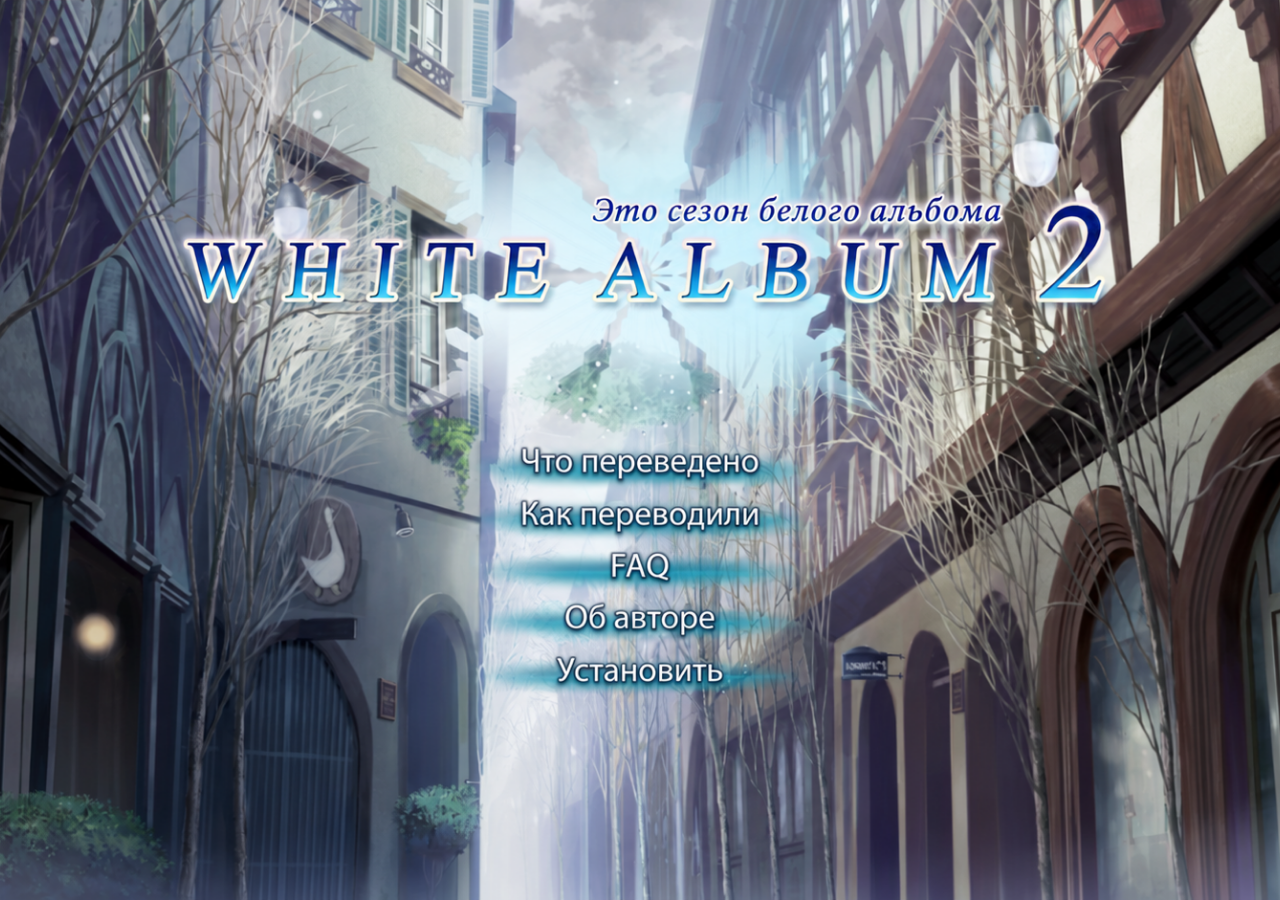
<file: index.html>
<!doctype html>
<html lang="ru">
<head>
  <meta charset="utf-8">
  <meta name="viewport" content="width=device-width, initial-scale=1">
  <meta name="description" content="Русский перевод v1.0.0 для японской PC-версии WHITE ALBUM2. IC, CC и Coda, сравнение перевода, скачивание патча и сообщения об ошибках.">
  <link rel="canonical" href="https://themagicoftime.github.io/">
  <meta property="og:type" content="website">
  <meta property="og:locale" content="ru_RU">
  <meta property="og:title" content="WHITE ALBUM2 — русский перевод v1.0.0">
  <meta property="og:description" content="Русский перевод v1.0.0 для японской PC-версии WHITE ALBUM2. IC, CC и Coda, сравнение перевода, скачивание патча и сообщения об ошибках.">
  <meta property="og:url" content="https://themagicoftime.github.io/">
  <meta name="twitter:card" content="summary">
  <meta name="twitter:title" content="WHITE ALBUM2 — русский перевод v1.0.0">
  <meta name="twitter:description" content="Русский перевод v1.0.0 для японской PC-версии WHITE ALBUM2. IC, CC и Coda, сравнение перевода, скачивание патча и сообщения об ошибках.">
  <meta name="theme-color" content="#0a1820">
  <meta name="color-scheme" content="dark">
  <title>WHITE ALBUM2 — русский перевод v1.0.0</title>
  <link rel="icon" type="image/png" href="./favicon.png">
  <link rel="stylesheet" href="styles.css">
</head>
<body>
  <main>
    <section class="home" id="home" aria-labelledby="home-title" tabindex="-1">
      <h1 class="visually-hidden" id="home-title">WHITE ALBUM2 — русский перевод v1.0.0</h1>
      <header class="hero">
        <div class="hero-art">
          <img src="assets/menu.png" alt="White Album 2. Это сезон белого альбома" width="1672" height="941" fetchpriority="high">
        </div>
        <nav class="menu" aria-label="Главное меню">
          <a class="menu-link" style="--y: 51.3%" href="translated/"><span>Что переведено</span></a>
          <a class="menu-link" style="--y: 57.1%" href="process/"><span>Как переводили</span></a>
          <a class="menu-link" style="--y: 62.9%" href="faq/"><span>FAQ</span></a>
          <a class="menu-link" style="--y: 68.7%" href="author/"><span>Об авторе</span></a>
          <a class="menu-link" style="--y: 74.4%" href="download/"><span>Установить</span></a>
        </nav>
      </header>
    </section>

  </main>
  <script src="navigation.js"></script>
</body>
</html>
</file>
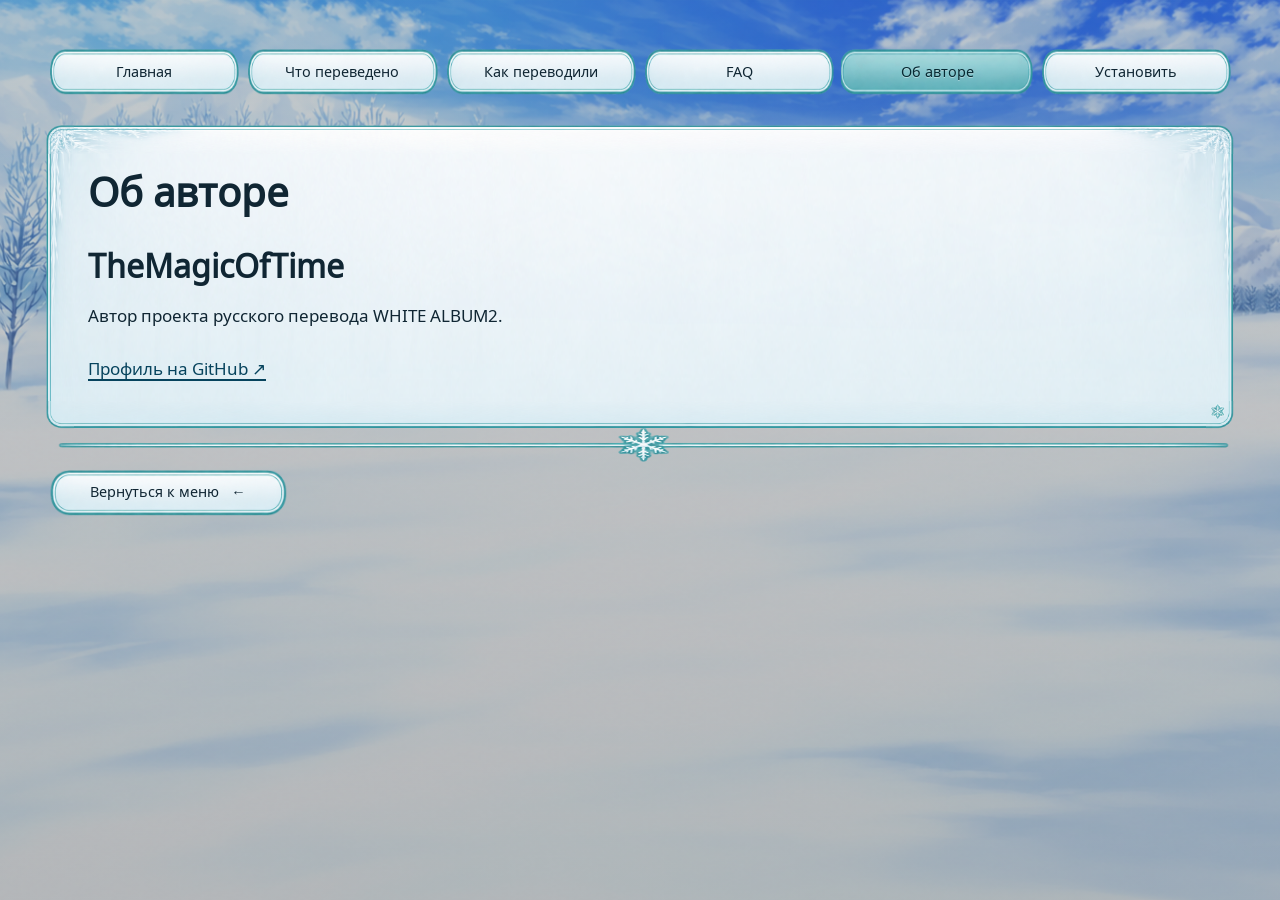
<file: author/index.html>
<!doctype html>
<html lang="ru">
<head>
  <meta charset="utf-8">
  <meta name="viewport" content="width=device-width, initial-scale=1">
  <meta name="description" content="TheMagicOfTime — автор проекта русского перевода WHITE ALBUM2 v1.0.0. Профиль автора на GitHub.">
  <link rel="canonical" href="https://themagicoftime.github.io/author/">
  <meta property="og:type" content="website">
  <meta property="og:locale" content="ru_RU">
  <meta property="og:title" content="Об авторе — WHITE ALBUM2 — русский перевод v1.0.0">
  <meta property="og:description" content="TheMagicOfTime — автор проекта русского перевода WHITE ALBUM2 v1.0.0. Профиль автора на GitHub.">
  <meta property="og:url" content="https://themagicoftime.github.io/author/">
  <meta name="twitter:card" content="summary">
  <meta name="twitter:title" content="Об авторе — WHITE ALBUM2 — русский перевод v1.0.0">
  <meta name="twitter:description" content="TheMagicOfTime — автор проекта русского перевода WHITE ALBUM2 v1.0.0. Профиль автора на GitHub.">
  <meta name="theme-color" content="#0a1820">
  <meta name="color-scheme" content="dark">
  <title>Об авторе — WHITE ALBUM2 — русский перевод v1.0.0</title>
  <link rel="icon" type="image/png" href="../favicon.png">
  <link rel="stylesheet" href="../styles.css">
</head>
<body class="gallery-page author-page">
  <div class="content page-content">
    <header>
      <nav class="page-nav" aria-label="Разделы сайта">
          <a href="../">Главная</a>
          <a href="../translated/">Что переведено</a>
          <a href="../process/">Как переводили</a>
          <a href="../faq/">FAQ</a>
          <a href="../author/" aria-current="page">Об авторе</a>
          <a href="../download/">Установить</a>
      </nav>
    </header>
    <main>
      <section class="author-card ui-panel" aria-labelledby="page-title">
        <h1 id="page-title">Об авторе</h1>
        <h2>TheMagicOfTime</h2>
        <p>Автор проекта русского перевода WHITE ALBUM2.</p>
        <a class="author-profile" href="https://github.com/TheMagicOfTime" target="_blank" rel="noopener">Профиль на GitHub ↗</a>
      </section>
    </main>
    <footer>
      <a class="back-link" href="../">Вернуться к меню <span aria-hidden="true">←</span></a>
    </footer>
  </div>
  <script src="../navigation.js"></script>
</body>
</html>
</file>
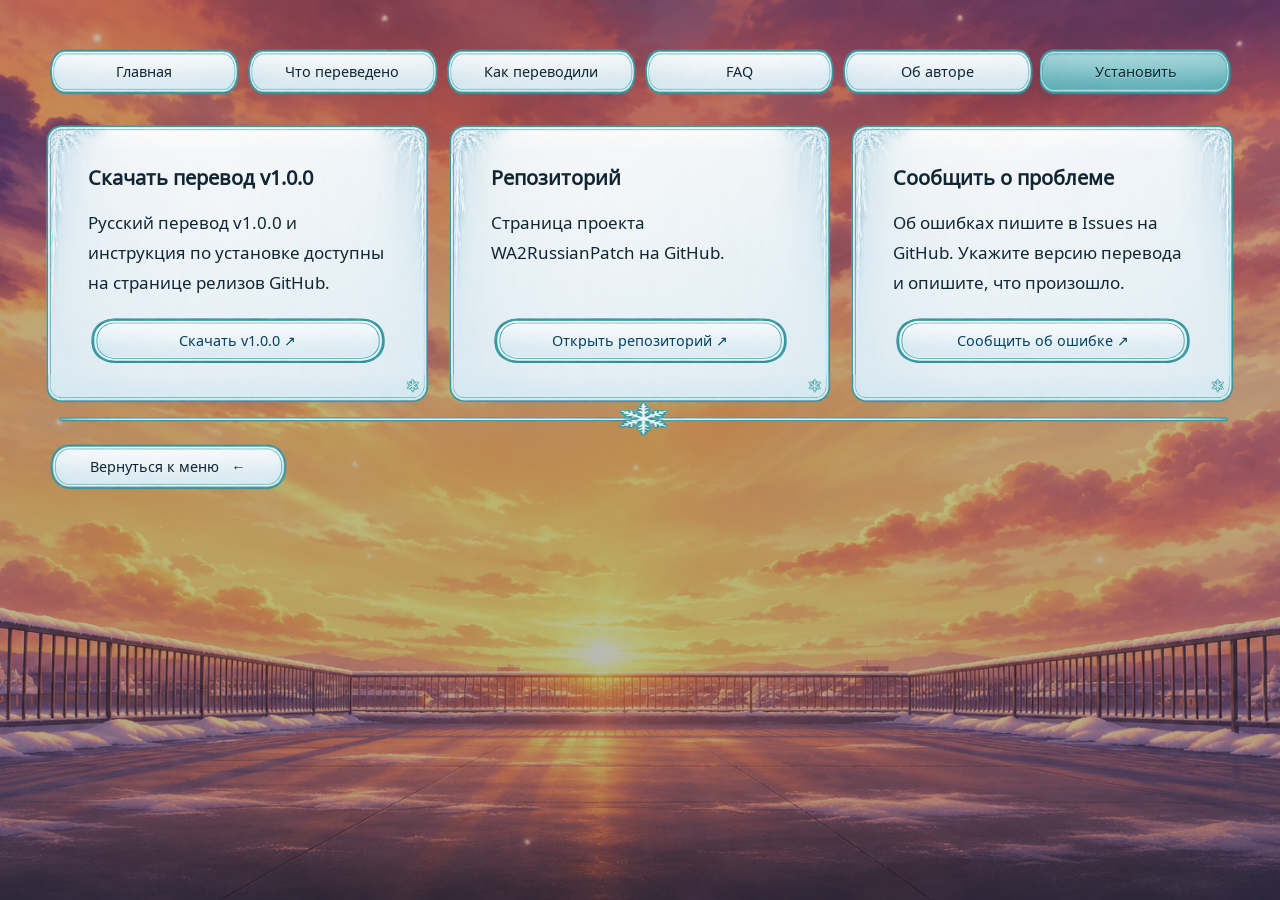
<file: download/index.html>
<!doctype html>
<html lang="ru">
<head>
  <meta charset="utf-8">
  <meta name="viewport" content="width=device-width, initial-scale=1">
  <meta name="description" content="Скачать бесплатный русский перевод WHITE ALBUM2 v1.0.0. Релиз и инструкция по установке на японскую PC-версию игры, репозиторий и GitHub Issues.">
  <link rel="canonical" href="https://themagicoftime.github.io/download/">
  <meta property="og:type" content="website">
  <meta property="og:locale" content="ru_RU">
  <meta property="og:title" content="Установить — WHITE ALBUM2 — русский перевод v1.0.0">
  <meta property="og:description" content="Скачать бесплатный русский перевод WHITE ALBUM2 v1.0.0. Релиз и инструкция по установке на японскую PC-версию игры, репозиторий и GitHub Issues.">
  <meta property="og:url" content="https://themagicoftime.github.io/download/">
  <meta name="twitter:card" content="summary">
  <meta name="twitter:title" content="Установить — WHITE ALBUM2 — русский перевод v1.0.0">
  <meta name="twitter:description" content="Скачать бесплатный русский перевод WHITE ALBUM2 v1.0.0. Релиз и инструкция по установке на японскую PC-версию игры, репозиторий и GitHub Issues.">
  <meta name="theme-color" content="#0a1820">
  <meta name="color-scheme" content="dark">
  <title>Установить — WHITE ALBUM2 — русский перевод v1.0.0</title>
  <link rel="icon" type="image/png" href="../favicon.png">
  <link rel="stylesheet" href="../styles.css">
</head>
<body class="gallery-page install-page">
  <div class="content page-content">
    <header>
      <nav class="page-nav" aria-label="Разделы сайта">
          <a href="../">Главная</a>
          <a href="../translated/">Что переведено</a>
          <a href="../process/">Как переводили</a>
          <a href="../faq/">FAQ</a>
          <a href="../author/">Об авторе</a>
          <a href="../download/" aria-current="page">Установить</a>
      </nav>
    </header>
    <main>
      <h1 class="visually-hidden" id="page-title">Установить</h1>
      <div class="install-links">
        <section class="install-card ui-panel" aria-labelledby="install-download-title">
          <h2 id="install-download-title">Скачать перевод v1.0.0</h2>
          <p>Русский перевод v1.0.0 и инструкция по установке доступны на странице релизов GitHub.</p>
          <a class="install-action" href="https://github.com/TheMagicOfTime/WA2RussianPatch/releases" target="_blank" rel="noopener">Скачать v1.0.0 ↗</a>
        </section>
        <section class="install-card ui-panel" aria-labelledby="install-repo-title">
          <h2 id="install-repo-title">Репозиторий</h2>
          <p>Страница проекта WA2RussianPatch на GitHub.</p>
          <a class="install-action" href="https://github.com/TheMagicOfTime/WA2RussianPatch" target="_blank" rel="noopener">Открыть репозиторий ↗</a>
        </section>
        <section class="install-card ui-panel" aria-labelledby="install-issues-title">
          <h2 id="install-issues-title">Сообщить о проблеме</h2>
          <p>Об ошибках пишите в Issues на GitHub. Укажите версию перевода и опишите, что произошло.</p>
          <a class="install-action" href="https://github.com/TheMagicOfTime/WA2RussianPatch/issues" target="_blank" rel="noopener">Сообщить об ошибке ↗</a>
        </section>
      </div>
    </main>
    <footer>
      <a class="back-link" href="../">Вернуться к меню <span aria-hidden="true">←</span></a>
    </footer>
  </div>
  <script src="../navigation.js"></script>
</body>
</html>
</file>
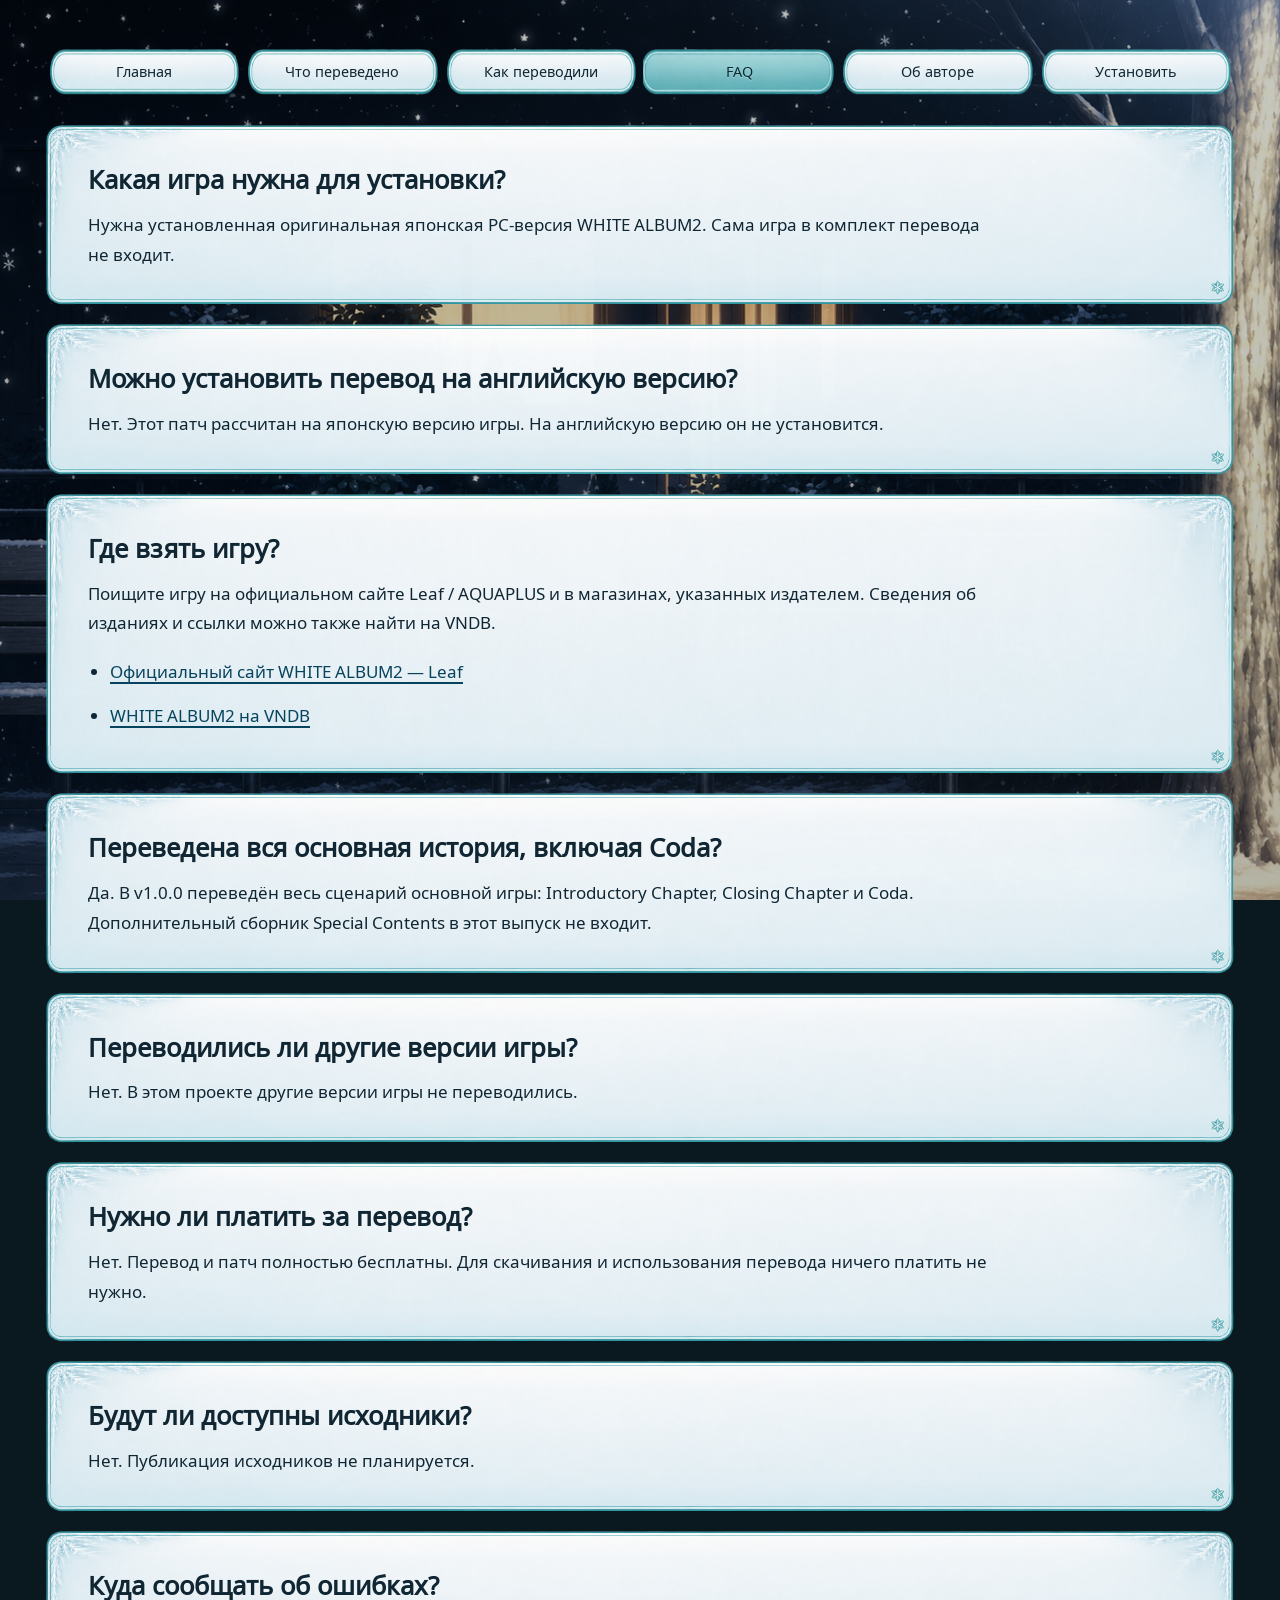
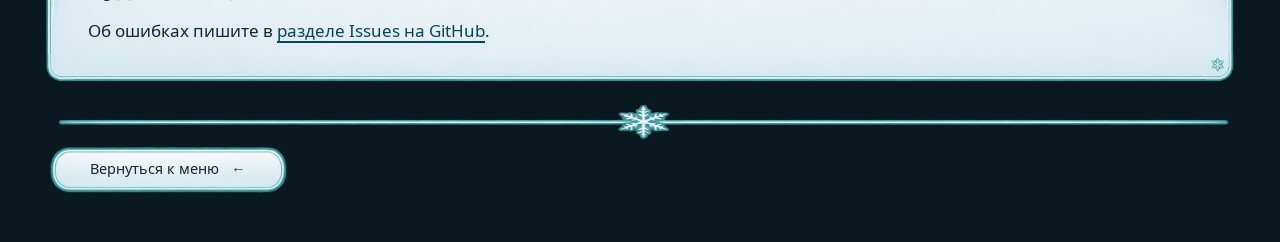
<file: faq/index.html>
<!doctype html>
<html lang="ru">
<head>
  <meta charset="utf-8">
  <meta name="viewport" content="width=device-width, initial-scale=1">
  <meta name="description" content="Ответы об установке бесплатного русского перевода WHITE ALBUM2 v1.0.0: японская PC-версия, IC, CC и Coda, исходники и сообщения об ошибках.">
  <link rel="canonical" href="https://themagicoftime.github.io/faq/">
  <meta property="og:type" content="website">
  <meta property="og:locale" content="ru_RU">
  <meta property="og:title" content="FAQ — WHITE ALBUM2 — русский перевод v1.0.0">
  <meta property="og:description" content="Ответы об установке бесплатного русского перевода WHITE ALBUM2 v1.0.0: японская PC-версия, IC, CC и Coda, исходники и сообщения об ошибках.">
  <meta property="og:url" content="https://themagicoftime.github.io/faq/">
  <meta name="twitter:card" content="summary">
  <meta name="twitter:title" content="FAQ — WHITE ALBUM2 — русский перевод v1.0.0">
  <meta name="twitter:description" content="Ответы об установке бесплатного русского перевода WHITE ALBUM2 v1.0.0: японская PC-версия, IC, CC и Coda, исходники и сообщения об ошибках.">
  <meta name="theme-color" content="#0a1820">
  <meta name="color-scheme" content="dark">
  <title>FAQ — WHITE ALBUM2 — русский перевод v1.0.0</title>
  <link rel="icon" type="image/png" href="../favicon.png">
  <link rel="stylesheet" href="../styles.css">
</head>
<body class="gallery-page faq-page">
  <div class="content page-content">
    <header>
      <nav class="page-nav" aria-label="Разделы сайта">
          <a href="../">Главная</a>
          <a href="../translated/">Что переведено</a>
          <a href="../process/">Как переводили</a>
          <a href="../faq/" aria-current="page">FAQ</a>
          <a href="../author/">Об авторе</a>
          <a href="../download/">Установить</a>
      </nav>
    </header>
    <main>
      <section class="faq-content" aria-labelledby="page-title">
        <h1 class="visually-hidden" id="page-title">FAQ</h1>
        <article class="faq-item">
          <h2>Какая игра нужна для установки?</h2>
          <p>Нужна установленная оригинальная японская PC-версия WHITE ALBUM2. Сама игра в комплект перевода не входит.</p>
        </article>
        <article class="faq-item">
          <h2>Можно установить перевод на английскую версию?</h2>
          <p>Нет. Этот патч рассчитан на японскую версию игры. На английскую версию он не установится.</p>
        </article>
        <article class="faq-item">
          <h2>Где взять игру?</h2>
          <p>Поищите игру на официальном сайте Leaf / AQUAPLUS и в магазинах, указанных издателем. Сведения об изданиях и ссылки можно также найти на VNDB.</p>
          <ul class="faq-links">
            <li><a href="https://leaf.aquaplus.jp/product/wa2cc/product.html" target="_blank" rel="noopener">Официальный сайт WHITE ALBUM2 — Leaf</a></li>
            <li><a href="https://vndb.org/v7771" target="_blank" rel="noopener">WHITE ALBUM2 на VNDB</a></li>
          </ul>
        </article>
        <article class="faq-item">
          <h2>Переведена вся основная история, включая Coda?</h2>
          <p>Да. В v1.0.0 переведён весь сценарий основной игры: Introductory Chapter, Closing Chapter и Coda. Дополнительный сборник Special Contents в этот выпуск не входит.</p>
        </article>
        <article class="faq-item">
          <h2>Переводились ли другие версии игры?</h2>
          <p>Нет. В этом проекте другие версии игры не переводились.</p>
        </article>
        <article class="faq-item">
          <h2>Нужно ли платить за перевод?</h2>
          <p>Нет. Перевод и патч полностью бесплатны. Для скачивания и использования перевода ничего платить не нужно.</p>
        </article>
        <article class="faq-item">
          <h2>Будут ли доступны исходники?</h2>
          <p>Нет. Публикация исходников не планируется.</p>
        </article>
        <article class="faq-item">
          <h2>Куда сообщать об ошибках?</h2>
          <p>Об ошибках пишите в <a href="https://github.com/TheMagicOfTime/WA2RussianPatch/issues" target="_blank" rel="noopener">разделе Issues на GitHub</a>.</p>
        </article>
      </section>
    </main>
    <footer>
      <a class="back-link" href="../">Вернуться к меню <span aria-hidden="true">←</span></a>
    </footer>
  </div>
  <script src="../navigation.js"></script>
</body>
</html>
</file>
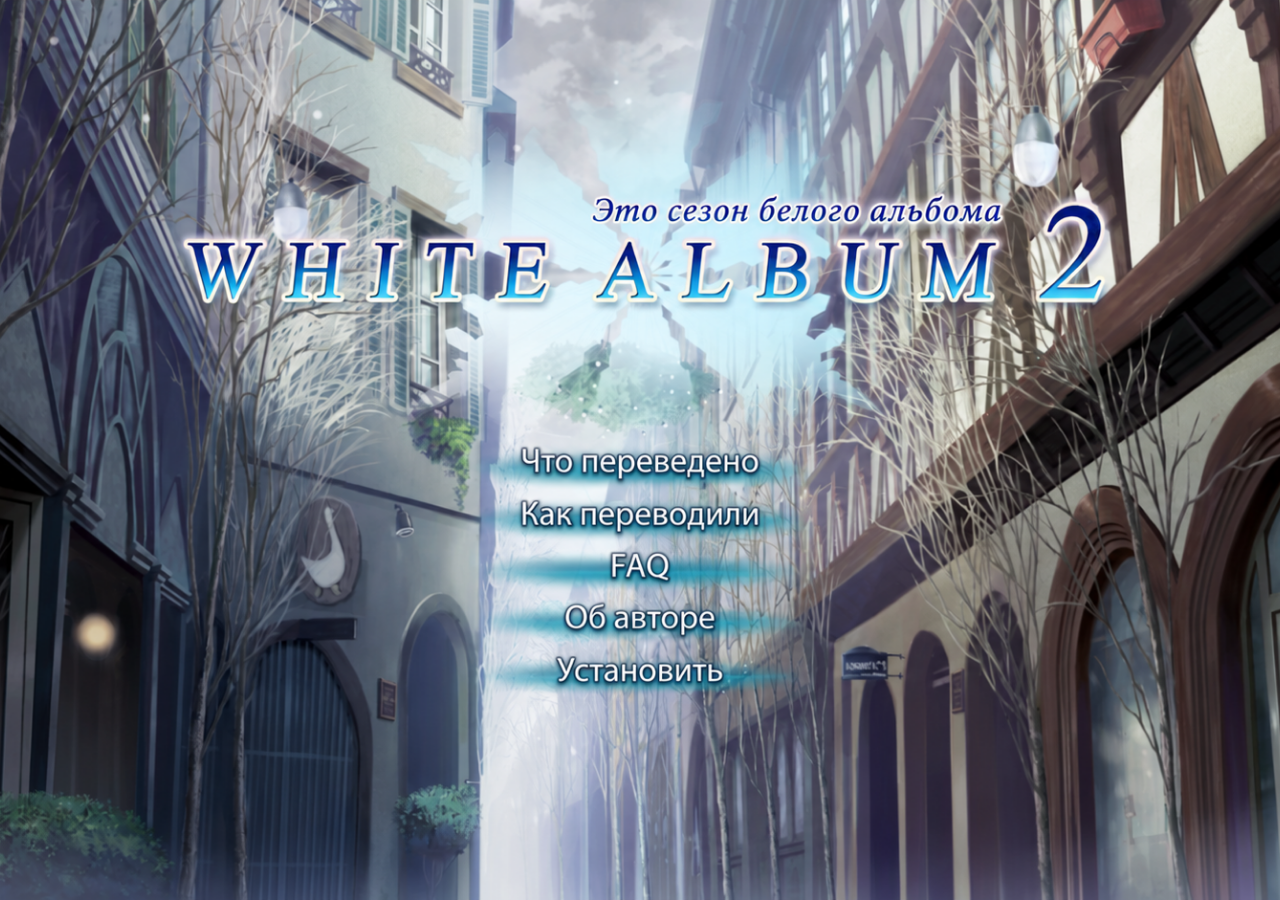
<file: main/index.html>
<!doctype html>
<html lang="ru">
<head>
  <meta charset="utf-8">
  <meta name="viewport" content="width=device-width, initial-scale=1">
  <meta name="description" content="Русский перевод v1.0.0 для японской PC-версии WHITE ALBUM2. IC, CC и Coda, сравнение перевода, скачивание патча и сообщения об ошибках.">
  <link rel="canonical" href="https://themagicoftime.github.io/">
  <meta property="og:type" content="website">
  <meta property="og:locale" content="ru_RU">
  <meta property="og:title" content="WHITE ALBUM2 — русский перевод v1.0.0">
  <meta property="og:description" content="Русский перевод v1.0.0 для японской PC-версии WHITE ALBUM2. IC, CC и Coda, сравнение перевода, скачивание патча и сообщения об ошибках.">
  <meta property="og:url" content="https://themagicoftime.github.io/">
  <meta name="twitter:card" content="summary">
  <meta name="twitter:title" content="WHITE ALBUM2 — русский перевод v1.0.0">
  <meta name="twitter:description" content="Русский перевод v1.0.0 для японской PC-версии WHITE ALBUM2. IC, CC и Coda, сравнение перевода, скачивание патча и сообщения об ошибках.">
  <meta name="theme-color" content="#0a1820">
  <meta name="color-scheme" content="dark">
  <title>WHITE ALBUM2 — русский перевод v1.0.0</title>
  <link rel="icon" type="image/png" href="../favicon.png">
  <link rel="stylesheet" href="../styles.css">
</head>
<body>
  <main>
    <section class="home" id="home" aria-labelledby="home-title" tabindex="-1">
      <h1 class="visually-hidden" id="home-title">WHITE ALBUM2 — русский перевод v1.0.0</h1>
      <header class="hero">
        <div class="hero-art">
          <img src="../assets/menu.png" alt="White Album 2. Это сезон белого альбома" width="1672" height="941" fetchpriority="high">
        </div>
        <nav class="menu" aria-label="Главное меню">
          <a class="menu-link" style="--y: 51.3%" href="../translated/"><span>Что переведено</span></a>
          <a class="menu-link" style="--y: 57.1%" href="../process/"><span>Как переводили</span></a>
          <a class="menu-link" style="--y: 62.9%" href="../faq/"><span>FAQ</span></a>
          <a class="menu-link" style="--y: 68.7%" href="../author/"><span>Об авторе</span></a>
          <a class="menu-link" style="--y: 74.4%" href="../download/"><span>Установить</span></a>
        </nav>
      </header>
    </section>

  </main>
  <script src="../navigation.js"></script>
</body>
</html>
</file>
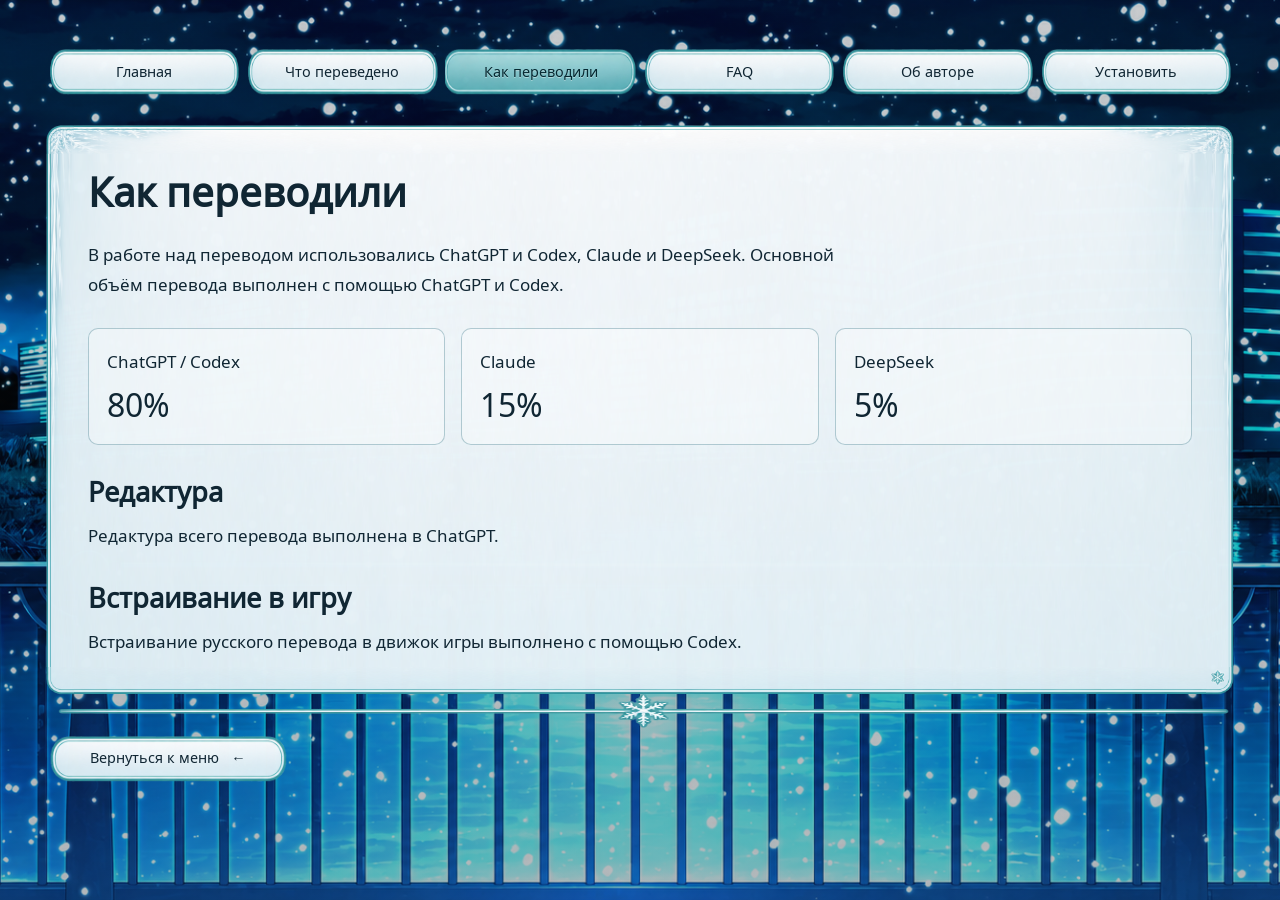
<file: process/index.html>
<!doctype html>
<html lang="ru">
<head>
  <meta charset="utf-8">
  <meta name="viewport" content="width=device-width, initial-scale=1">
  <meta name="description" content="Как создавался русский перевод WHITE ALBUM2 v1.0.0: ChatGPT/Codex, Claude и DeepSeek, редактура в ChatGPT и встраивание в игру с помощью Codex.">
  <link rel="canonical" href="https://themagicoftime.github.io/process/">
  <meta property="og:type" content="website">
  <meta property="og:locale" content="ru_RU">
  <meta property="og:title" content="Как переводили — WHITE ALBUM2 — русский перевод v1.0.0">
  <meta property="og:description" content="Как создавался русский перевод WHITE ALBUM2 v1.0.0: ChatGPT/Codex, Claude и DeepSeek, редактура в ChatGPT и встраивание в игру с помощью Codex.">
  <meta property="og:url" content="https://themagicoftime.github.io/process/">
  <meta name="twitter:card" content="summary">
  <meta name="twitter:title" content="Как переводили — WHITE ALBUM2 — русский перевод v1.0.0">
  <meta name="twitter:description" content="Как создавался русский перевод WHITE ALBUM2 v1.0.0: ChatGPT/Codex, Claude и DeepSeek, редактура в ChatGPT и встраивание в игру с помощью Codex.">
  <meta name="theme-color" content="#0a1820">
  <meta name="color-scheme" content="dark">
  <title>Как переводили — WHITE ALBUM2 — русский перевод v1.0.0</title>
  <link rel="icon" type="image/png" href="../favicon.png">
  <link rel="stylesheet" href="../styles.css">
</head>
<body class="gallery-page process-page">
  <div class="content page-content">
    <header>
      <nav class="page-nav" aria-label="Разделы сайта">
          <a href="../">Главная</a>
          <a href="../translated/">Что переведено</a>
          <a href="../process/" aria-current="page">Как переводили</a>
          <a href="../faq/">FAQ</a>
          <a href="../author/">Об авторе</a>
          <a href="../download/">Установить</a>
      </nav>
    </header>
    <main>
      <section class="process-story ui-panel" aria-labelledby="page-title">
        <h1 id="page-title">Как переводили</h1>
        <p>В работе над переводом использовались ChatGPT и Codex, Claude и DeepSeek. Основной объём перевода выполнен с помощью ChatGPT и Codex.</p>
        <dl class="process-shares" aria-label="Доля участия в переводе">
          <div>
            <dt>ChatGPT / Codex</dt>
            <dd>80%</dd>
          </div>
          <div>
            <dt>Claude</dt>
            <dd>15%</dd>
          </div>
          <div>
            <dt>DeepSeek</dt>
            <dd>5%</dd>
          </div>
        </dl>
        <h2>Редактура</h2>
        <p>Редактура всего перевода выполнена в ChatGPT.</p>
        <h2>Встраивание в игру</h2>
        <p>Встраивание русского перевода в движок игры выполнено с помощью Codex.</p>
      </section>
    </main>
    <footer>
      <a class="back-link" href="../">Вернуться к меню <span aria-hidden="true">←</span></a>
    </footer>
  </div>
  <script src="../navigation.js"></script>
</body>
</html>
</file>
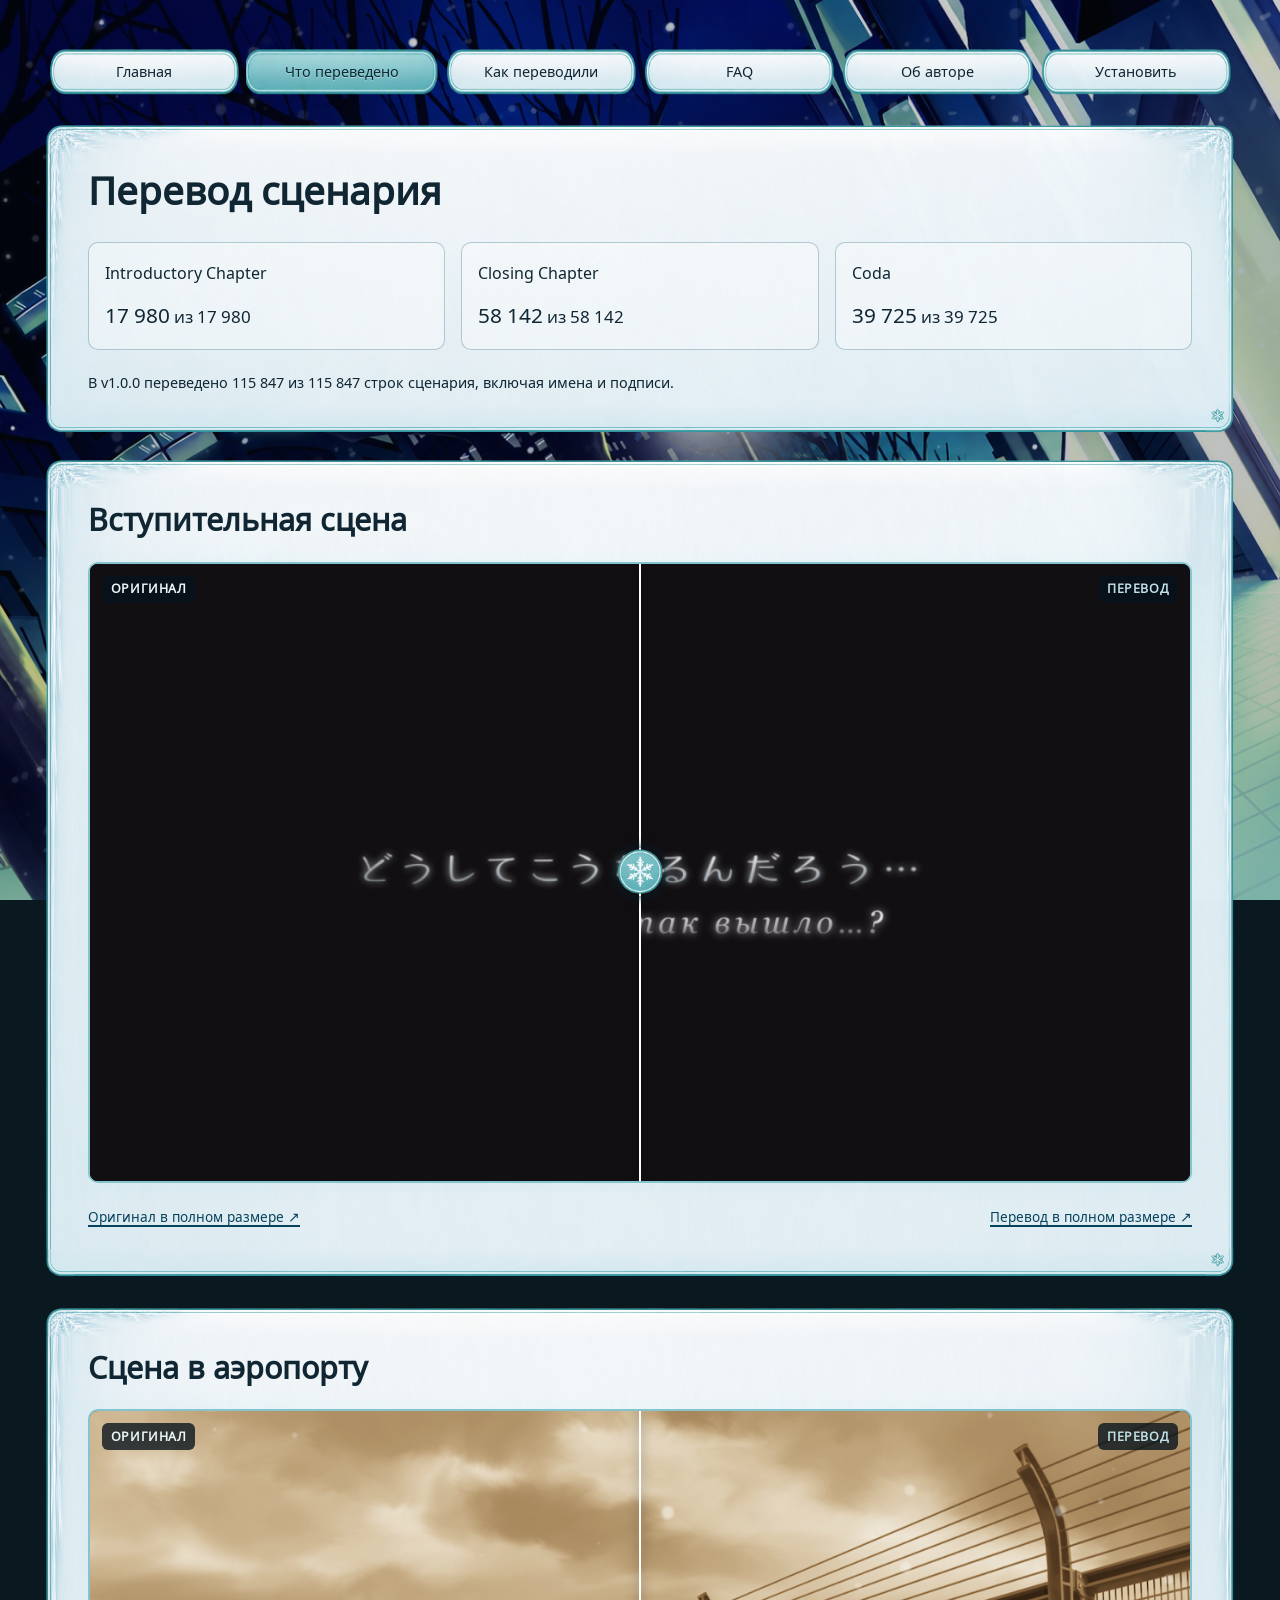
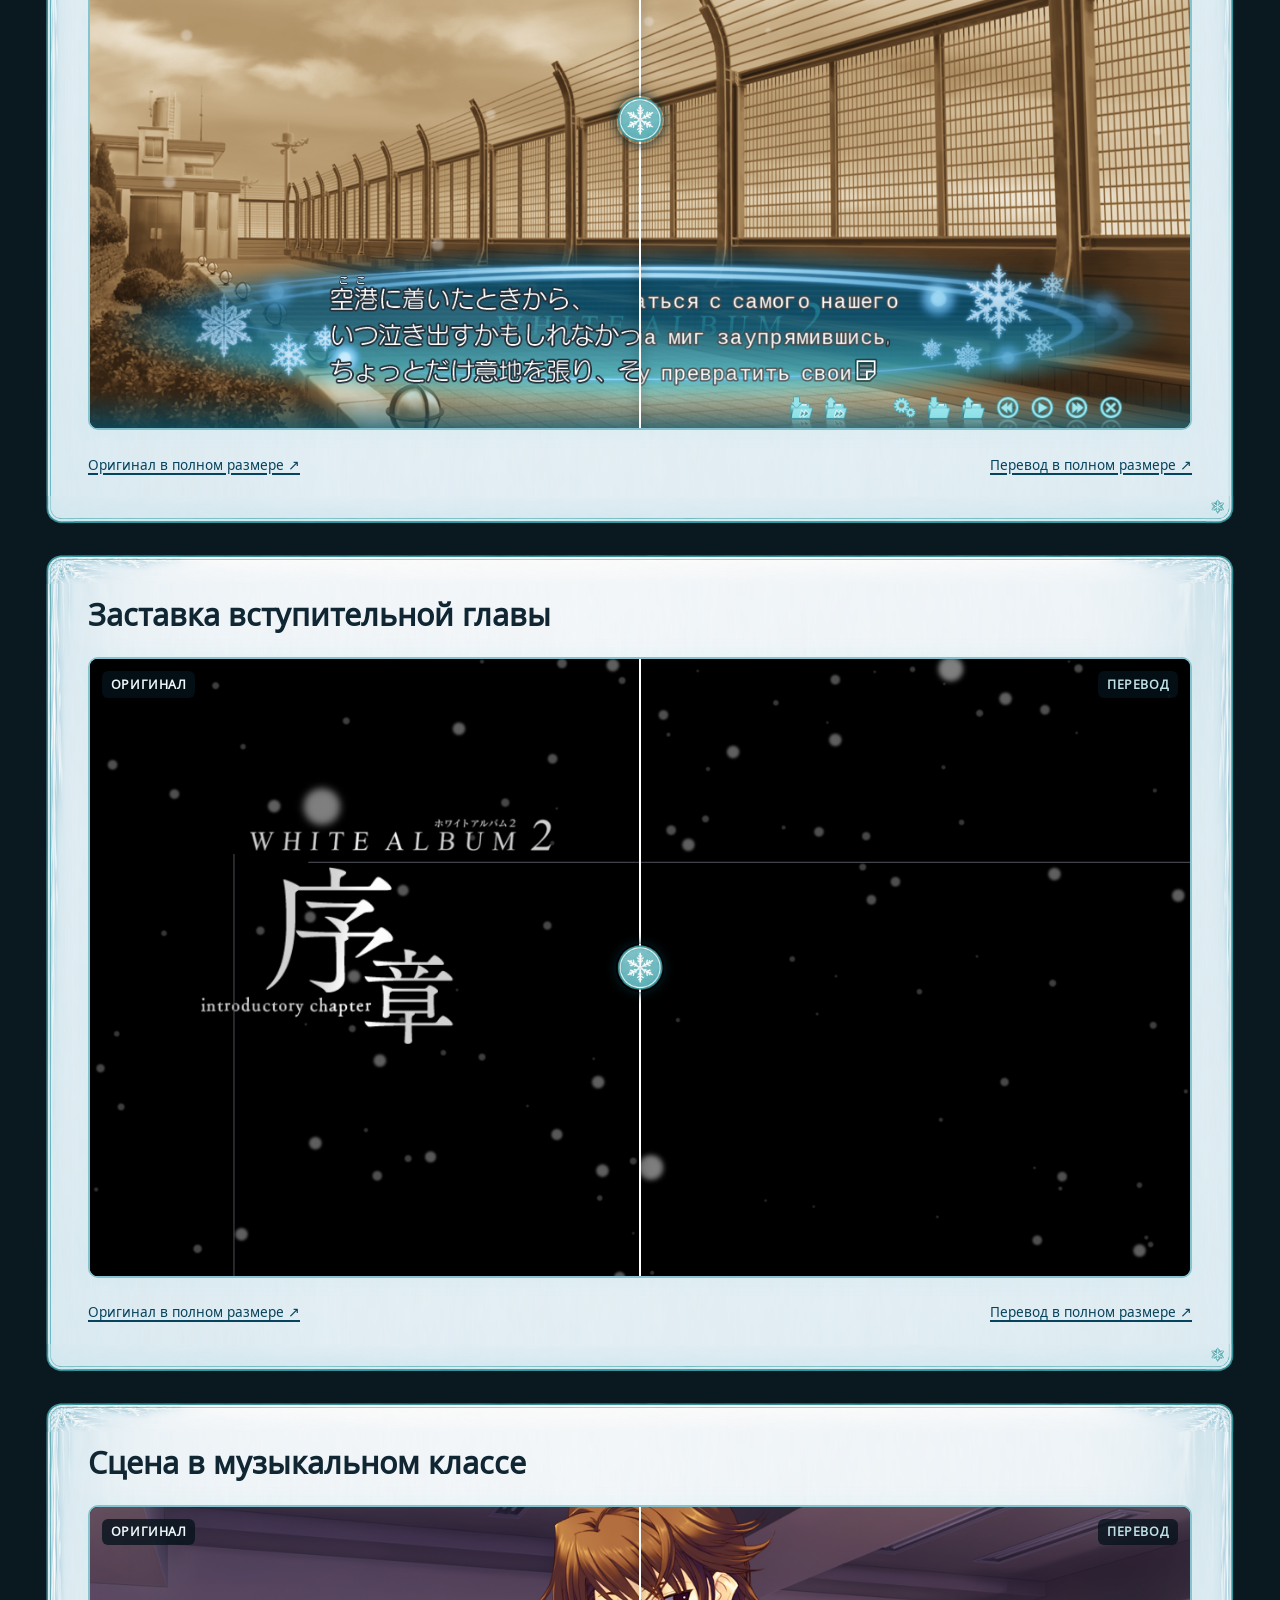
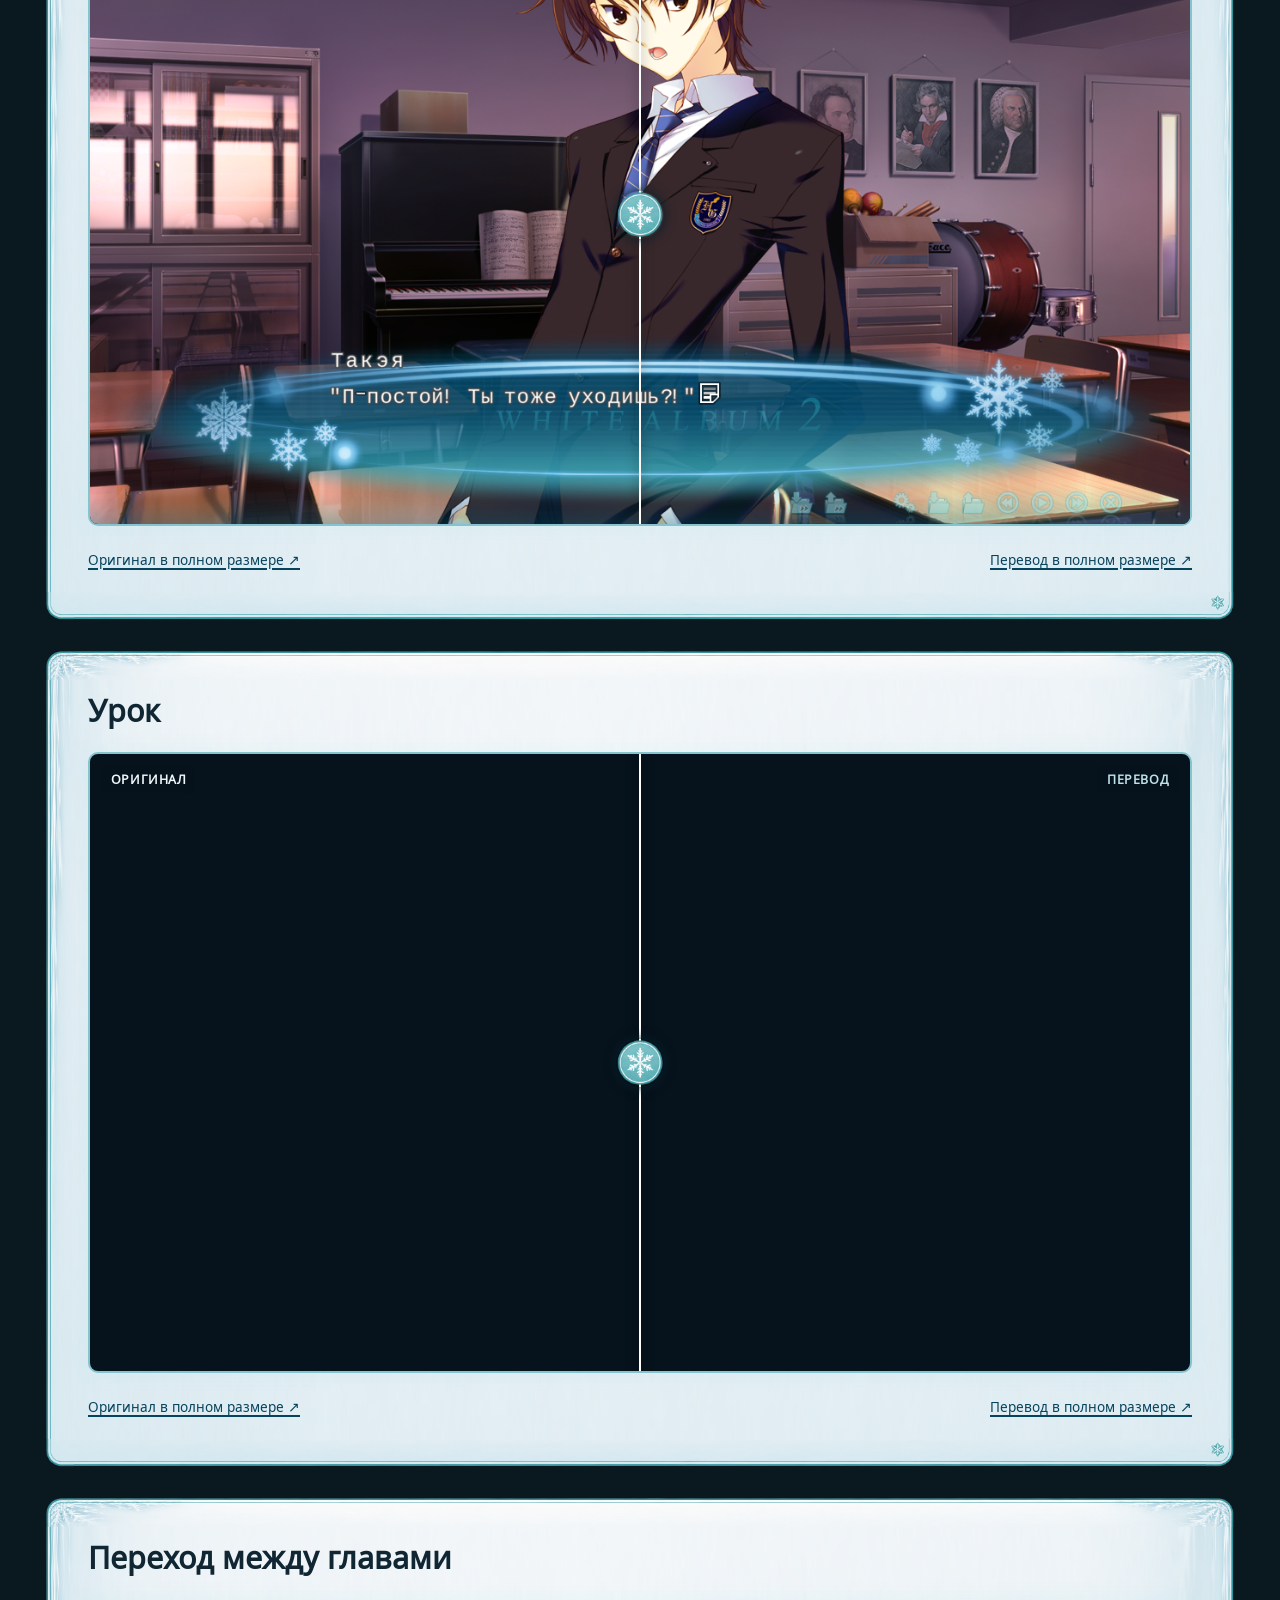
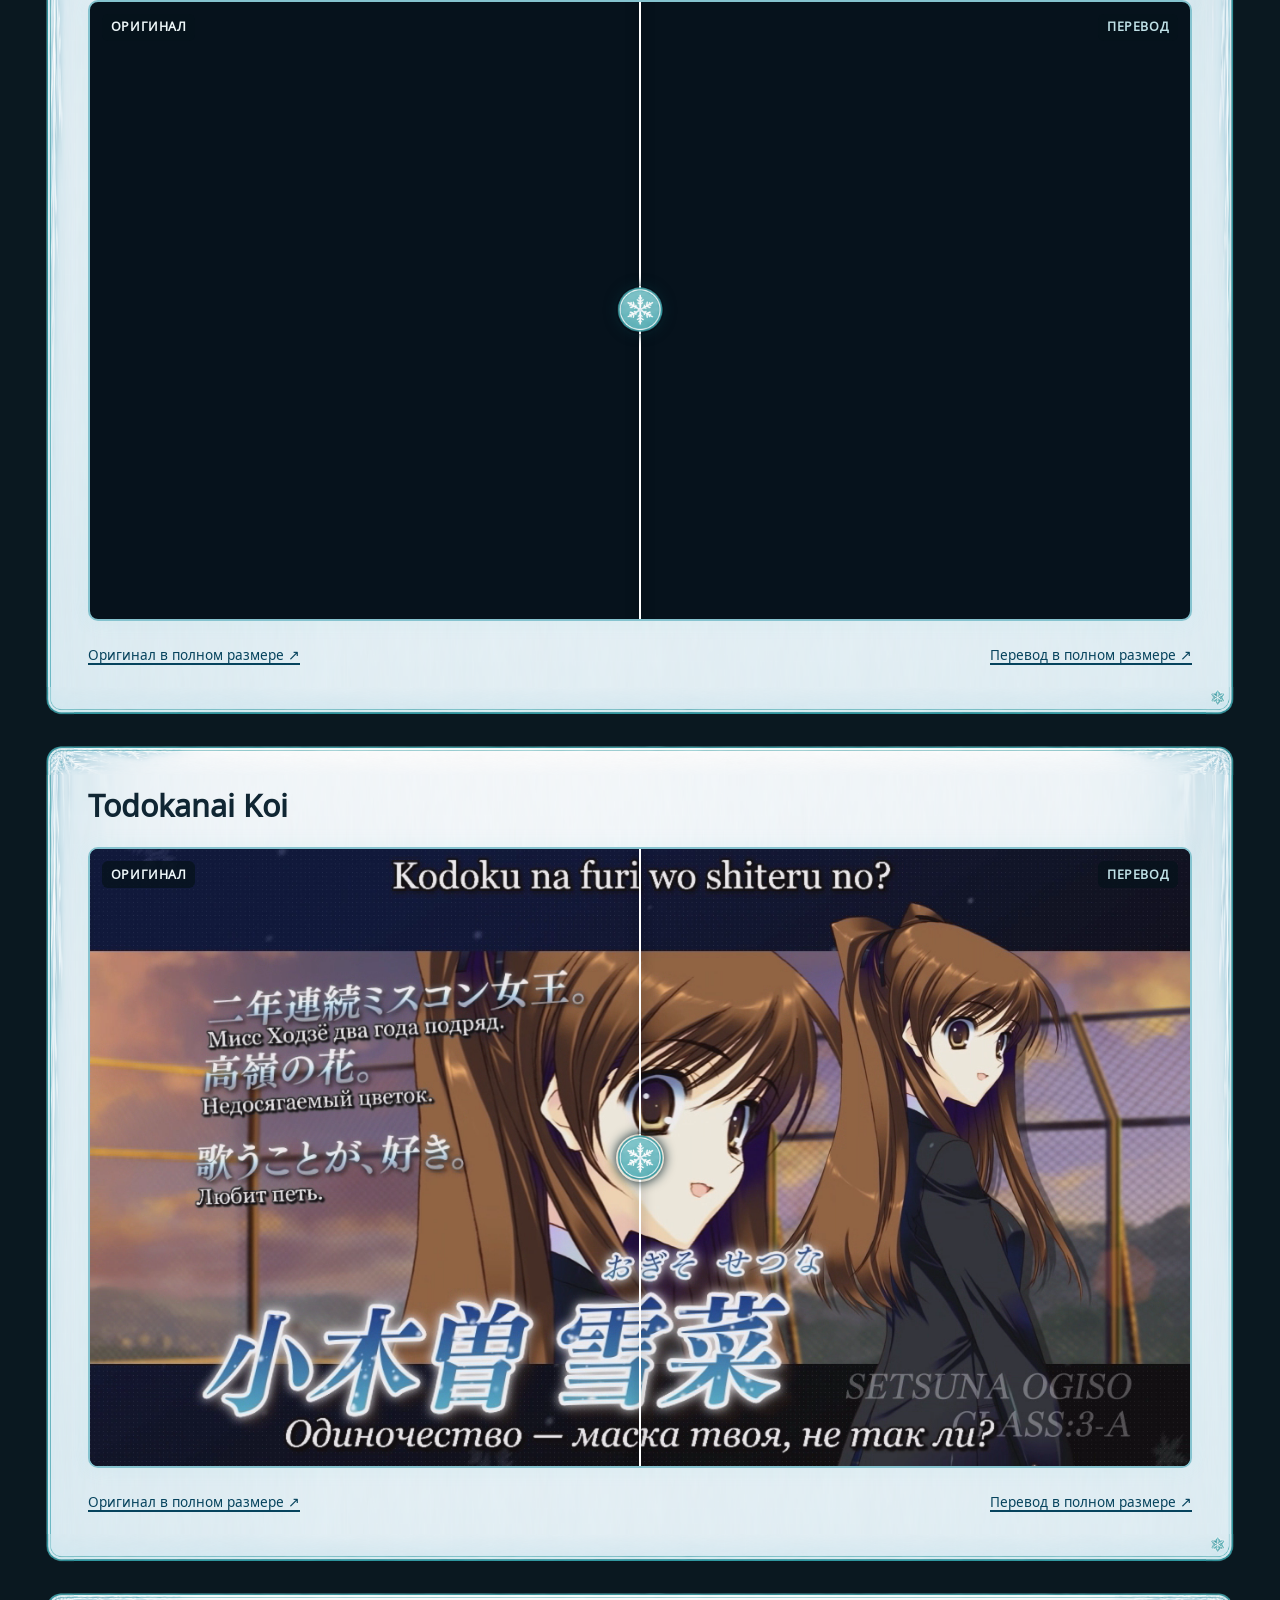
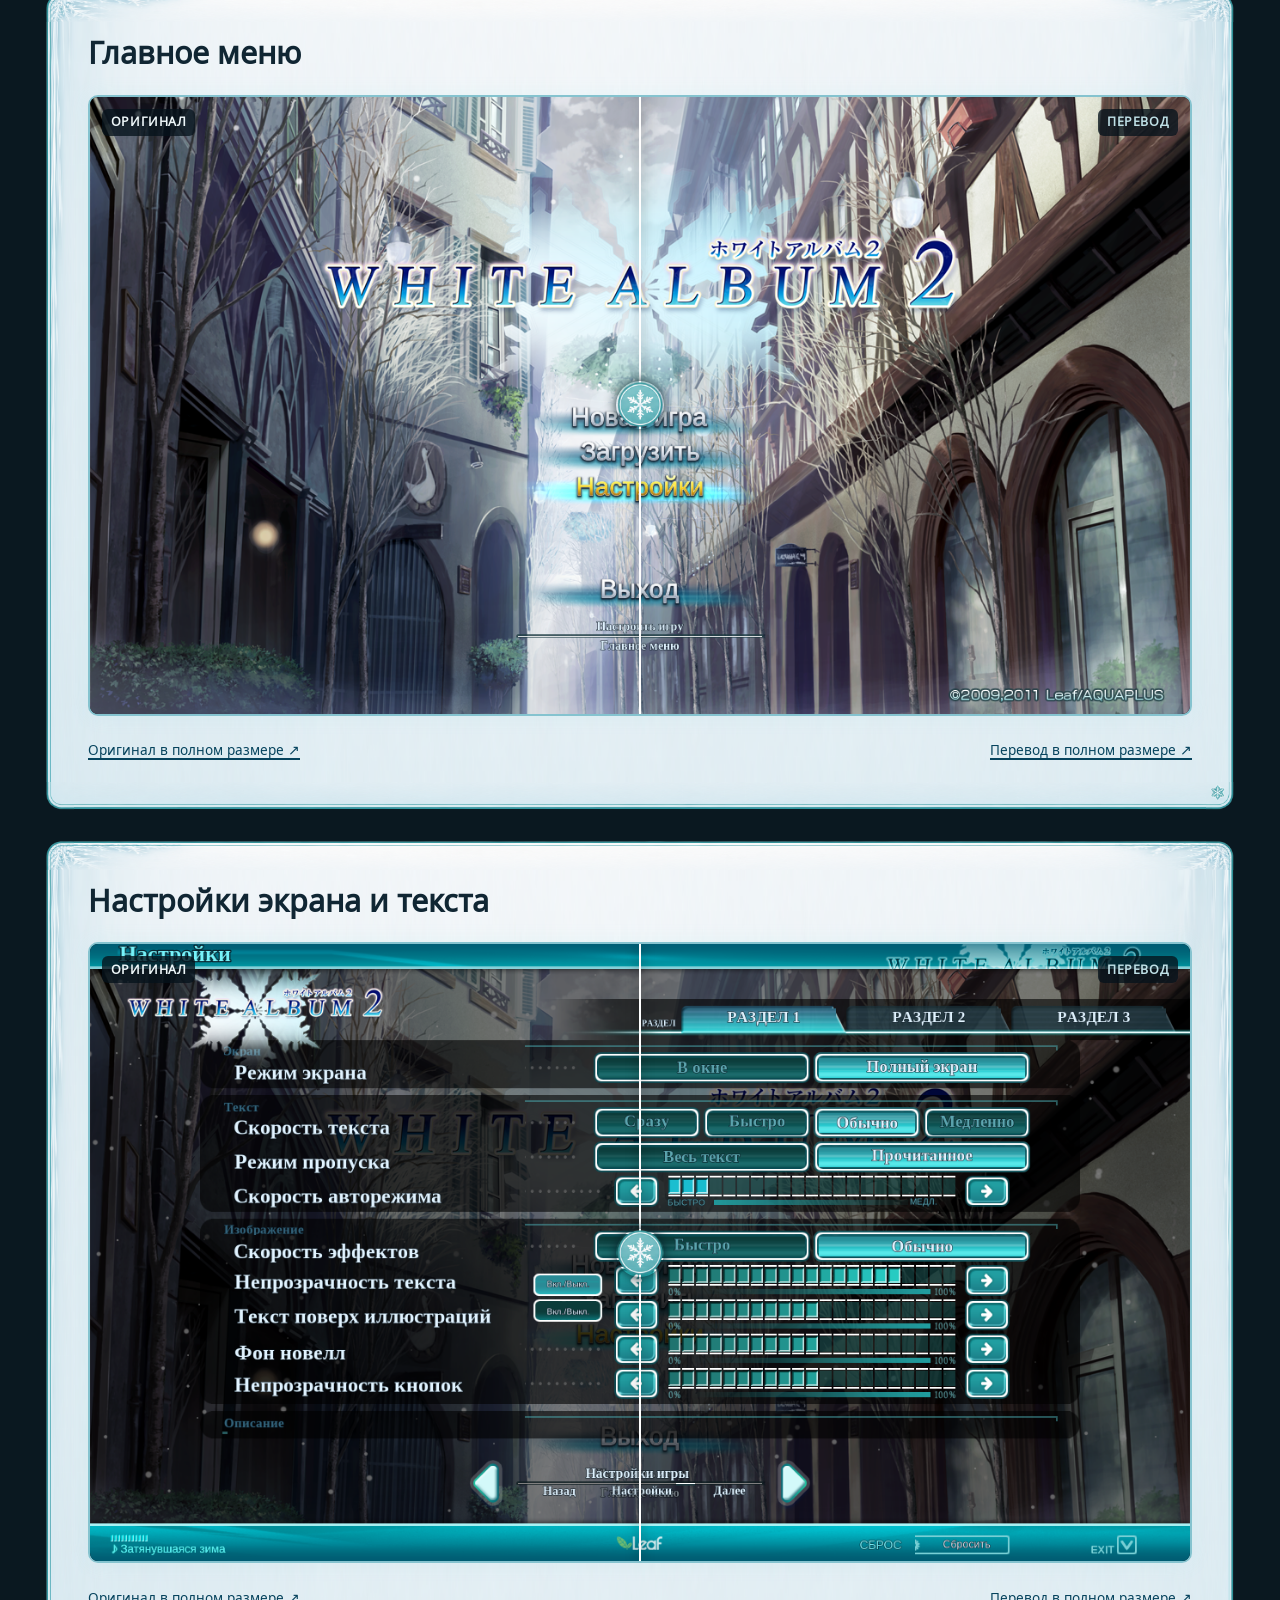
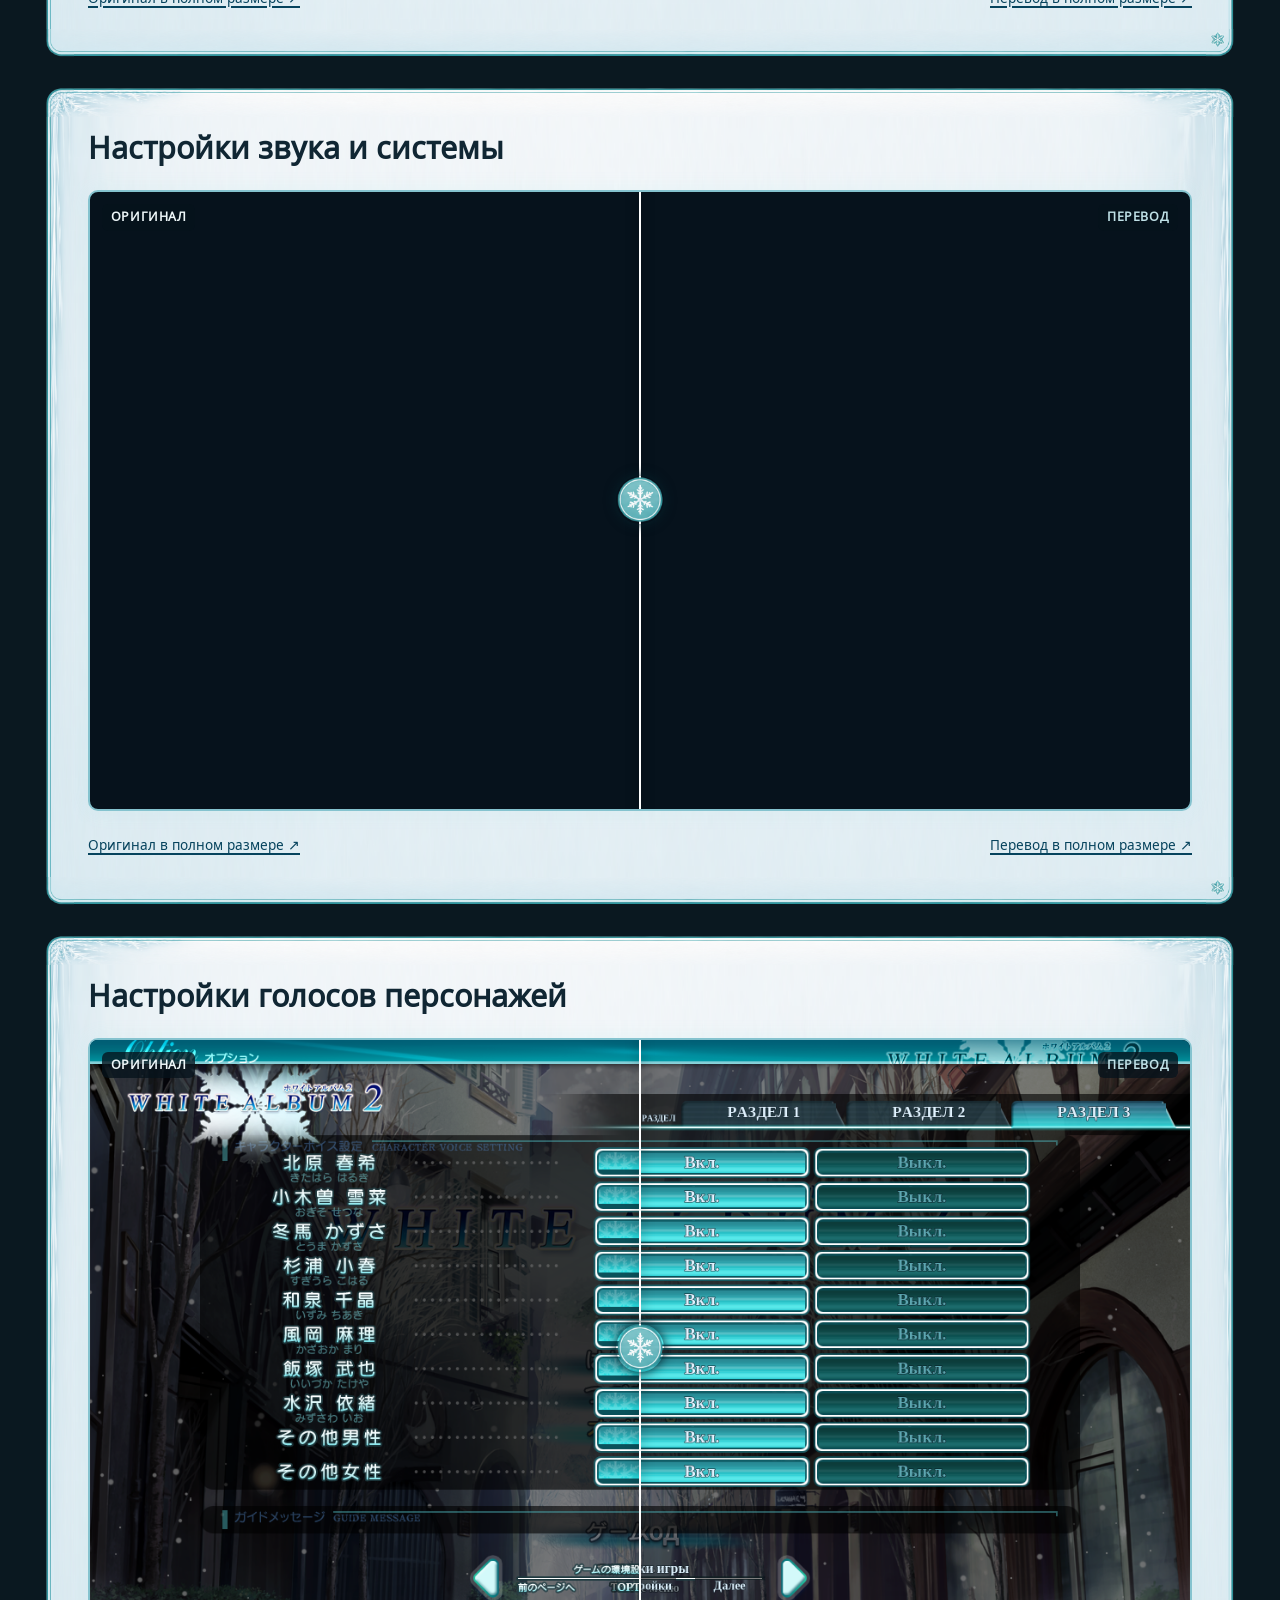
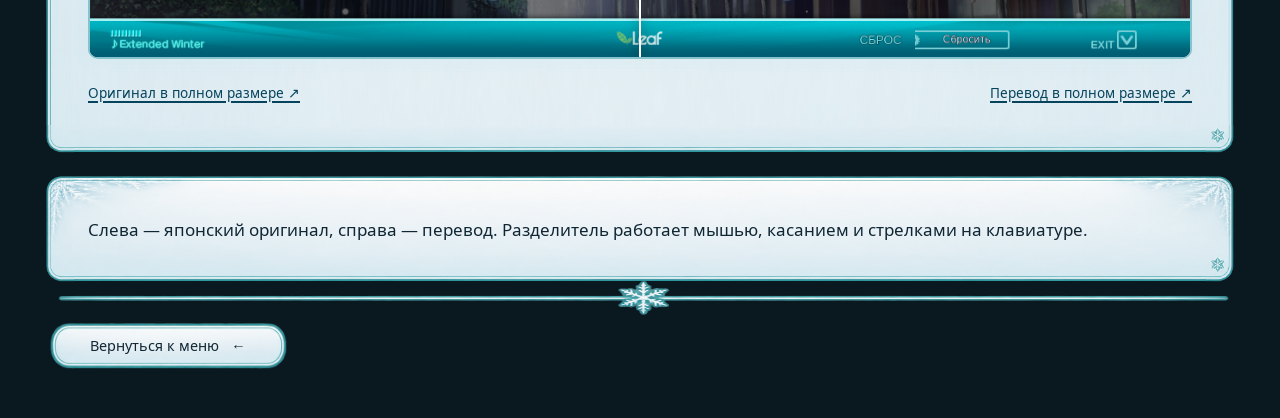
<file: translated/index.html>
<!doctype html>
<html lang="ru">
<head>
  <meta charset="utf-8">
  <meta name="viewport" content="width=device-width, initial-scale=1">
  <meta name="description" content="Сценарий Introductory Chapter, Closing Chapter и Coda в русском переводе WHITE ALBUM2 v1.0.0. Сравнение японского оригинала и перевода.">
  <link rel="canonical" href="https://themagicoftime.github.io/translated/">
  <meta property="og:type" content="website">
  <meta property="og:locale" content="ru_RU">
  <meta property="og:title" content="Что переведено — WHITE ALBUM2 — русский перевод v1.0.0">
  <meta property="og:description" content="Сценарий Introductory Chapter, Closing Chapter и Coda в русском переводе WHITE ALBUM2 v1.0.0. Сравнение японского оригинала и перевода.">
  <meta property="og:url" content="https://themagicoftime.github.io/translated/">
  <meta name="twitter:card" content="summary">
  <meta name="twitter:title" content="Что переведено — WHITE ALBUM2 — русский перевод v1.0.0">
  <meta name="twitter:description" content="Сценарий Introductory Chapter, Closing Chapter и Coda в русском переводе WHITE ALBUM2 v1.0.0. Сравнение японского оригинала и перевода.">
  <meta name="theme-color" content="#0a1820">
  <meta name="color-scheme" content="dark">
  <title>Что переведено — WHITE ALBUM2 — русский перевод v1.0.0</title>
  <link rel="icon" type="image/png" href="../favicon.png">
  <link rel="stylesheet" href="../styles.css">
</head>
<body class="gallery-page">
  <div class="content page-content">
    <header>
      <nav class="page-nav" aria-label="Разделы сайта">
          <a href="../">Главная</a>
          <a href="../translated/" aria-current="page">Что переведено</a>
          <a href="../process/">Как переводили</a>
          <a href="../faq/">FAQ</a>
          <a href="../author/">Об авторе</a>
          <a href="../download/">Установить</a>
      </nav>
    </header>
    <main>
      <section class="translation-summary ui-panel" aria-labelledby="page-title">
        <h1 id="page-title">Перевод сценария</h1>
        <dl class="translation-parts">
          <div class="translation-part">
            <dt>Introductory Chapter</dt>
            <dd><strong>17 980</strong> из 17 980</dd>
          </div>
          <div class="translation-part">
            <dt>Closing Chapter</dt>
            <dd><strong>58 142</strong> из 58 142</dd>
          </div>
          <div class="translation-part">
            <dt>Coda</dt>
            <dd><strong>39 725</strong> из 39 725</dd>
          </div>
        </dl>
        <p class="translation-total">В v1.0.0 переведено 115 847 из 115 847 строк сценария, включая имена и подписи.</p>
      </section>
      <section class="comparison-gallery" aria-label="11 примеров перевода">
        <figure class="compare gallery-item ui-panel" id="pair-01" aria-labelledby="pair-title-01">
          <figcaption class="gallery-caption">
            <h2 id="pair-title-01">Вступительная сцена</h2>
          </figcaption>
          <div class="compare__stage">
            <img class="compare__after" src="../assets/compare/pairs/01-ru.png" alt="Русский перевод: Вступительная сцена" width="1280" height="720" loading="eager" decoding="async" draggable="false">
            <img class="compare__before" src="../assets/compare/pairs/01-jp.png" alt="Японский оригинал: Вступительная сцена" width="1280" height="720" loading="eager" decoding="async" draggable="false">
            <span class="compare__label compare__label--before" aria-hidden="true">Оригинал</span>
            <span class="compare__label compare__label--after" aria-hidden="true">Перевод</span>
            <span class="compare__handle" aria-hidden="true"></span>
            <input class="compare__range" type="range" min="0" max="100" value="50" aria-label="Граница сравнения кадра 1: влево — больше перевода, вправо — больше оригинала" aria-describedby="gallery-help" hidden>
          </div>
          <div class="gallery-image-links">
            <a href="../assets/compare/pairs/01-jp.png" target="_blank" rel="noopener">Оригинал в полном размере ↗</a>
            <a href="../assets/compare/pairs/01-ru.png" target="_blank" rel="noopener">Перевод в полном размере ↗</a>
          </div>
        </figure>
        <figure class="compare gallery-item ui-panel" id="pair-02" aria-labelledby="pair-title-02">
          <figcaption class="gallery-caption">
            <h2 id="pair-title-02">Сцена в аэропорту</h2>
          </figcaption>
          <div class="compare__stage">
            <img class="compare__after" src="../assets/compare/pairs/02-ru.png" alt="Русский перевод: Сцена в аэропорту" width="1280" height="720" loading="lazy" decoding="async" draggable="false">
            <img class="compare__before" src="../assets/compare/pairs/02-jp.png" alt="Японский оригинал: Сцена в аэропорту" width="1280" height="720" loading="lazy" decoding="async" draggable="false">
            <span class="compare__label compare__label--before" aria-hidden="true">Оригинал</span>
            <span class="compare__label compare__label--after" aria-hidden="true">Перевод</span>
            <span class="compare__handle" aria-hidden="true"></span>
            <input class="compare__range" type="range" min="0" max="100" value="50" aria-label="Граница сравнения кадра 2: влево — больше перевода, вправо — больше оригинала" aria-describedby="gallery-help" hidden>
          </div>
          <div class="gallery-image-links">
            <a href="../assets/compare/pairs/02-jp.png" target="_blank" rel="noopener">Оригинал в полном размере ↗</a>
            <a href="../assets/compare/pairs/02-ru.png" target="_blank" rel="noopener">Перевод в полном размере ↗</a>
          </div>
        </figure>
        <figure class="compare gallery-item ui-panel" id="pair-03" aria-labelledby="pair-title-03">
          <figcaption class="gallery-caption">
            <h2 id="pair-title-03">Заставка вступительной главы</h2>
          </figcaption>
          <div class="compare__stage">
            <img class="compare__after" src="../assets/compare/pairs/03-ru.png" alt="Русский перевод: Заставка вступительной главы" width="1280" height="720" loading="lazy" decoding="async" draggable="false">
            <img class="compare__before" src="../assets/compare/pairs/03-jp.png" alt="Японский оригинал: Заставка вступительной главы" width="1280" height="720" loading="lazy" decoding="async" draggable="false">
            <span class="compare__label compare__label--before" aria-hidden="true">Оригинал</span>
            <span class="compare__label compare__label--after" aria-hidden="true">Перевод</span>
            <span class="compare__handle" aria-hidden="true"></span>
            <input class="compare__range" type="range" min="0" max="100" value="50" aria-label="Граница сравнения кадра 3: влево — больше перевода, вправо — больше оригинала" aria-describedby="gallery-help" hidden>
          </div>
          <div class="gallery-image-links">
            <a href="../assets/compare/pairs/03-jp.png" target="_blank" rel="noopener">Оригинал в полном размере ↗</a>
            <a href="../assets/compare/pairs/03-ru.png" target="_blank" rel="noopener">Перевод в полном размере ↗</a>
          </div>
        </figure>
        <figure class="compare gallery-item ui-panel" id="pair-04" aria-labelledby="pair-title-04">
          <figcaption class="gallery-caption">
            <h2 id="pair-title-04">Сцена в музыкальном классе</h2>
          </figcaption>
          <div class="compare__stage">
            <img class="compare__after" src="../assets/compare/pairs/04-ru.png" alt="Русский перевод: Сцена в музыкальном классе" width="1280" height="720" loading="lazy" decoding="async" draggable="false">
            <img class="compare__before" src="../assets/compare/pairs/04-jp.png" alt="Японский оригинал: Сцена в музыкальном классе" width="1280" height="720" loading="lazy" decoding="async" draggable="false">
            <span class="compare__label compare__label--before" aria-hidden="true">Оригинал</span>
            <span class="compare__label compare__label--after" aria-hidden="true">Перевод</span>
            <span class="compare__handle" aria-hidden="true"></span>
            <input class="compare__range" type="range" min="0" max="100" value="50" aria-label="Граница сравнения кадра 4: влево — больше перевода, вправо — больше оригинала" aria-describedby="gallery-help" hidden>
          </div>
          <div class="gallery-image-links">
            <a href="../assets/compare/pairs/04-jp.png" target="_blank" rel="noopener">Оригинал в полном размере ↗</a>
            <a href="../assets/compare/pairs/04-ru.png" target="_blank" rel="noopener">Перевод в полном размере ↗</a>
          </div>
        </figure>
        <figure class="compare gallery-item ui-panel" id="pair-05" aria-labelledby="pair-title-05">
          <figcaption class="gallery-caption">
            <h2 id="pair-title-05">Урок</h2>
          </figcaption>
          <div class="compare__stage">
            <img class="compare__after" src="../assets/compare/pairs/05-ru.png" alt="Русский перевод: Урок" width="1280" height="720" loading="lazy" decoding="async" draggable="false">
            <img class="compare__before" src="../assets/compare/pairs/05-jp.png" alt="Японский оригинал: Урок" width="1280" height="720" loading="lazy" decoding="async" draggable="false">
            <span class="compare__label compare__label--before" aria-hidden="true">Оригинал</span>
            <span class="compare__label compare__label--after" aria-hidden="true">Перевод</span>
            <span class="compare__handle" aria-hidden="true"></span>
            <input class="compare__range" type="range" min="0" max="100" value="50" aria-label="Граница сравнения кадра 5: влево — больше перевода, вправо — больше оригинала" aria-describedby="gallery-help" hidden>
          </div>
          <div class="gallery-image-links">
            <a href="../assets/compare/pairs/05-jp.png" target="_blank" rel="noopener">Оригинал в полном размере ↗</a>
            <a href="../assets/compare/pairs/05-ru.png" target="_blank" rel="noopener">Перевод в полном размере ↗</a>
          </div>
        </figure>
        <figure class="compare gallery-item ui-panel" id="pair-06" aria-labelledby="pair-title-06">
          <figcaption class="gallery-caption">
            <h2 id="pair-title-06">Переход между главами</h2>
          </figcaption>
          <div class="compare__stage">
            <img class="compare__after" src="../assets/compare/pairs/06-ru.png" alt="Русский перевод: Переход между главами" width="1280" height="720" loading="lazy" decoding="async" draggable="false">
            <img class="compare__before" src="../assets/compare/pairs/06-jp.png" alt="Японский оригинал: Переход между главами" width="1280" height="720" loading="lazy" decoding="async" draggable="false">
            <span class="compare__label compare__label--before" aria-hidden="true">Оригинал</span>
            <span class="compare__label compare__label--after" aria-hidden="true">Перевод</span>
            <span class="compare__handle" aria-hidden="true"></span>
            <input class="compare__range" type="range" min="0" max="100" value="50" aria-label="Граница сравнения кадра 6: влево — больше перевода, вправо — больше оригинала" aria-describedby="gallery-help" hidden>
          </div>
          <div class="gallery-image-links">
            <a href="../assets/compare/pairs/06-jp.png" target="_blank" rel="noopener">Оригинал в полном размере ↗</a>
            <a href="../assets/compare/pairs/06-ru.png" target="_blank" rel="noopener">Перевод в полном размере ↗</a>
          </div>
        </figure>
        <figure class="compare gallery-item ui-panel" id="pair-07" aria-labelledby="pair-title-07">
          <figcaption class="gallery-caption">
            <h2 id="pair-title-07">Todokanai Koi</h2>
          </figcaption>
          <div class="compare__stage">
            <img class="compare__after" src="../assets/compare/pairs/07-ru.png" alt="Русский перевод: Todokanai Koi" width="1280" height="720" loading="lazy" decoding="async" draggable="false">
            <img class="compare__before" src="../assets/compare/pairs/07-jp.png" alt="Японский оригинал: Todokanai Koi" width="1280" height="720" loading="lazy" decoding="async" draggable="false">
            <span class="compare__label compare__label--before" aria-hidden="true">Оригинал</span>
            <span class="compare__label compare__label--after" aria-hidden="true">Перевод</span>
            <span class="compare__handle" aria-hidden="true"></span>
            <input class="compare__range" type="range" min="0" max="100" value="50" aria-label="Граница сравнения кадра 7: влево — больше перевода, вправо — больше оригинала" aria-describedby="gallery-help" hidden>
          </div>
          <div class="gallery-image-links">
            <a href="../assets/compare/pairs/07-jp.png" target="_blank" rel="noopener">Оригинал в полном размере ↗</a>
            <a href="../assets/compare/pairs/07-ru.png" target="_blank" rel="noopener">Перевод в полном размере ↗</a>
          </div>
        </figure>
        <figure class="compare gallery-item ui-panel" id="pair-08" aria-labelledby="pair-title-08">
          <figcaption class="gallery-caption">
            <h2 id="pair-title-08">Главное меню</h2>
          </figcaption>
          <div class="compare__stage">
            <img class="compare__after" src="../assets/compare/pairs/08-ru.png" alt="Русский перевод: Главное меню" width="1280" height="720" loading="lazy" decoding="async" draggable="false">
            <img class="compare__before" src="../assets/compare/pairs/08-jp.png" alt="Японский оригинал: Главное меню" width="1280" height="720" loading="lazy" decoding="async" draggable="false">
            <span class="compare__label compare__label--before" aria-hidden="true">Оригинал</span>
            <span class="compare__label compare__label--after" aria-hidden="true">Перевод</span>
            <span class="compare__handle" aria-hidden="true"></span>
            <input class="compare__range" type="range" min="0" max="100" value="50" aria-label="Граница сравнения кадра 8: влево — больше перевода, вправо — больше оригинала" aria-describedby="gallery-help" hidden>
          </div>
          <div class="gallery-image-links">
            <a href="../assets/compare/pairs/08-jp.png" target="_blank" rel="noopener">Оригинал в полном размере ↗</a>
            <a href="../assets/compare/pairs/08-ru.png" target="_blank" rel="noopener">Перевод в полном размере ↗</a>
          </div>
        </figure>
        <figure class="compare gallery-item ui-panel" id="pair-09" aria-labelledby="pair-title-09">
          <figcaption class="gallery-caption">
            <h2 id="pair-title-09">Настройки экрана и текста</h2>
          </figcaption>
          <div class="compare__stage">
            <img class="compare__after" src="../assets/compare/pairs/09-ru.png" alt="Русский перевод: Настройки экрана и текста" width="1280" height="720" loading="lazy" decoding="async" draggable="false">
            <img class="compare__before" src="../assets/compare/pairs/09-jp.png" alt="Японский оригинал: Настройки экрана и текста" width="1280" height="720" loading="lazy" decoding="async" draggable="false">
            <span class="compare__label compare__label--before" aria-hidden="true">Оригинал</span>
            <span class="compare__label compare__label--after" aria-hidden="true">Перевод</span>
            <span class="compare__handle" aria-hidden="true"></span>
            <input class="compare__range" type="range" min="0" max="100" value="50" aria-label="Граница сравнения кадра 9: влево — больше перевода, вправо — больше оригинала" aria-describedby="gallery-help" hidden>
          </div>
          <div class="gallery-image-links">
            <a href="../assets/compare/pairs/09-jp.png" target="_blank" rel="noopener">Оригинал в полном размере ↗</a>
            <a href="../assets/compare/pairs/09-ru.png" target="_blank" rel="noopener">Перевод в полном размере ↗</a>
          </div>
        </figure>
        <figure class="compare gallery-item ui-panel" id="pair-10" aria-labelledby="pair-title-10">
          <figcaption class="gallery-caption">
            <h2 id="pair-title-10">Настройки звука и системы</h2>
          </figcaption>
          <div class="compare__stage">
            <img class="compare__after" src="../assets/compare/pairs/10-ru.png" alt="Русский перевод: Настройки звука и системы" width="1280" height="720" loading="lazy" decoding="async" draggable="false">
            <img class="compare__before" src="../assets/compare/pairs/10-jp.png" alt="Японский оригинал: Настройки звука и системы" width="1280" height="720" loading="lazy" decoding="async" draggable="false">
            <span class="compare__label compare__label--before" aria-hidden="true">Оригинал</span>
            <span class="compare__label compare__label--after" aria-hidden="true">Перевод</span>
            <span class="compare__handle" aria-hidden="true"></span>
            <input class="compare__range" type="range" min="0" max="100" value="50" aria-label="Граница сравнения кадра 10: влево — больше перевода, вправо — больше оригинала" aria-describedby="gallery-help" hidden>
          </div>
          <div class="gallery-image-links">
            <a href="../assets/compare/pairs/10-jp.png" target="_blank" rel="noopener">Оригинал в полном размере ↗</a>
            <a href="../assets/compare/pairs/10-ru.png" target="_blank" rel="noopener">Перевод в полном размере ↗</a>
          </div>
        </figure>
        <figure class="compare gallery-item ui-panel" id="pair-11" aria-labelledby="pair-title-11">
          <figcaption class="gallery-caption">
            <h2 id="pair-title-11">Настройки голосов персонажей</h2>
          </figcaption>
          <div class="compare__stage">
            <img class="compare__after" src="../assets/compare/pairs/11-ru.png" alt="Русский перевод: Настройки голосов персонажей" width="1280" height="720" loading="lazy" decoding="async" draggable="false">
            <img class="compare__before" src="../assets/compare/pairs/11-jp.png" alt="Японский оригинал: Настройки голосов персонажей" width="1280" height="720" loading="lazy" decoding="async" draggable="false">
            <span class="compare__label compare__label--before" aria-hidden="true">Оригинал</span>
            <span class="compare__label compare__label--after" aria-hidden="true">Перевод</span>
            <span class="compare__handle" aria-hidden="true"></span>
            <input class="compare__range" type="range" min="0" max="100" value="50" aria-label="Граница сравнения кадра 11: влево — больше перевода, вправо — больше оригинала" aria-describedby="gallery-help" hidden>
          </div>
          <div class="gallery-image-links">
            <a href="../assets/compare/pairs/11-jp.png" target="_blank" rel="noopener">Оригинал в полном размере ↗</a>
            <a href="../assets/compare/pairs/11-ru.png" target="_blank" rel="noopener">Перевод в полном размере ↗</a>
          </div>
        </figure>
        <p class="gallery-help ui-panel" id="gallery-help">Слева — японский оригинал, справа — перевод. Разделитель работает мышью, касанием и стрелками на клавиатуре.</p>
      </section>
    </main>
    <footer>
      <a class="back-link" href="../">Вернуться к меню <span aria-hidden="true">←</span></a>
    </footer>
  </div>
  <script src="../navigation.js"></script>
  <script src="../compare.js"></script>
</body>
</html>
</file>
<file: styles.css>
/* Static title screen; all assets are local. */
@font-face {
  font-family: "WA2 Sans";
  src: url("assets/fonts/sans-regular.woff2") format("woff2");
  font-weight: 400;
  font-display: swap;
}

@font-face {
  font-family: "WA2 Serif Display";
  src: url("assets/fonts/serif-display-regular.woff2") format("woff2");
  font-weight: 400;
  font-display: swap;
}

:root {
  /* Winter palette retained from the task-188 release site. */
  --bg: #0a1820;
  --text: #eef7f9;
  --muted: #b2cbd2;
  --accent: #bfe0e6;
  --line: #24505e;
  --focus: #ffe2a8;
  color-scheme: dark;
  font-family: "WA2 Sans", "Segoe UI", sans-serif;
  color: var(--text);
  background: var(--bg);
  line-height: 1.7;
  -webkit-text-size-adjust: 100%;
}

*, *::before, *::after { box-sizing: border-box; }
body { margin: 0; }
a { color: var(--accent); text-underline-offset: .25em; }
a:hover { color: #e6f5f8; }
a:focus-visible {
  outline: 3px solid var(--focus);
  outline-offset: 4px;
}

.visually-hidden,
.menu-link span {
  position: absolute;
  width: 1px;
  height: 1px;
  padding: 0;
  margin: -1px;
  overflow: hidden;
  clip-path: inset(50%);
  white-space: nowrap;
  border: 0;
}

.home {
  position: relative;
  height: 100vh;
  height: 100svh;
  overflow: hidden;
}

.hero {
  position: absolute;
  left: 50%;
  top: 50%;
  /* Scale the image and its links together to cover the entire viewport. */
  width: max(100vw, calc(100vh * 1672 / 941));
  width: max(100vw, calc(100svh * 1672 / 941));
  height: max(100vh, calc(100vw * 941 / 1672));
  height: max(100svh, calc(100vw * 941 / 1672));
  transform: translate(-50%, -50%);
}

.hero-art { height: 100%; }
.hero-art img { display: block; width: 100%; height: 100%; }
.menu { position: absolute; inset: 0; }

/* PNG calibration: percentages refer to the IMAGE, never to the viewport.
   Centers match the five labels in the updated 1672 × 941 source.
   A 21% × 5.4% zone contains each label without overlapping adjacent rows. */
.menu-link {
  position: absolute;
  left: 50%;
  top: var(--y);
  width: 21%;
  height: 5.4%;
  transform: translate(-50%, -50%);
  border-radius: 8px;
  background: transparent;
  transition: background-color .18s, box-shadow .18s;
}
.menu-link:hover,
.menu-link:focus-visible {
  background-color: rgb(153 221 255 / 16%);
  box-shadow: 0 0 22px rgb(130 211 255 / 55%), inset 0 0 14px rgb(180 231 255 / 22%);
}
.menu-link:focus-visible {
  outline: 3px solid var(--focus);
  outline-offset: 0;
}

.content {
  max-width: 960px;
  margin-inline: auto;
  padding-inline: clamp(24px, 6vw, 72px);
  padding-bottom: 48px;
}
.chapter {
  padding-block: clamp(48px, 8vw, 88px);
  border-top: 1px solid var(--line);
  scroll-margin-top: 24px;
}
.chapter h1 {
  margin: 0 0 16px;
  font-family: "WA2 Serif Display", Georgia, serif;
  font-size: clamp(1.7rem, 4vw, 2.5rem);
  font-weight: 400;
  line-height: 1.25;
  text-wrap: balance;
}
.chapter p { margin: 0; color: var(--muted); overflow-wrap: break-word; }
footer { padding-top: 24px; border-top: 1px solid var(--line); }
.back-link { display: inline-flex; align-items: center; gap: 16px; min-height: 44px; }

.page-content { padding-top: clamp(24px, 5vw, 48px); }
.page-nav { display: flex; flex-wrap: wrap; gap: 4px 20px; margin-bottom: 32px; }
.page-nav a { display: inline-flex; align-items: center; min-height: 44px; }
.page-nav a[aria-current="page"] { color: var(--text); text-decoration-thickness: 2px; }

@media (max-width: 767px) {
  .home { height: auto; min-height: 100vh; min-height: 100svh; padding-bottom: 48px; isolation: isolate; }
  .home::before {
    content: "";
    position: fixed;
    inset: -20px;
    z-index: -1;
    pointer-events: none;
    background: linear-gradient(rgb(8 18 28 / 72%), rgb(8 18 28 / 82%)), url("assets/menu.png") center / cover no-repeat;
    filter: blur(12px);
  }
  .hero { position: relative; left: auto; top: auto; width: 100%; height: auto; transform: none; }
  /* Show source x≈279–1393 and y=0–420. Logo/subtitle end at y≈325;
     the first baked-in menu label begins at y≈468, below this crop. */
  .hero-art { height: auto; overflow: hidden; aspect-ratio: 1114.6667 / 420; }
  .hero-art img { width: 150%; height: auto; max-width: none; margin-left: -25%; }
  .menu {
    position: static;
    display: grid;
    gap: 8px;
    max-width: 380px;
    margin: 24px auto 0;
    padding-inline: 24px;
  }
  .menu-link {
    position: static;
    transform: none;
    width: 100%;
    height: auto;
    min-height: 48px;
    display: grid;
    place-items: center;
    padding: 10px 12px;
    background: linear-gradient(180deg, #142d3b, #10232f);
    border: 1px solid #345565;
    color: var(--text);
    text-decoration: none;
    text-shadow: 0 0 12px rgb(145 215 255 / 35%);
    box-shadow: 0 0 14px rgb(130 211 255 / 6%);
  }
  .menu-link span {
    position: static;
    width: auto;
    height: auto;
    margin: 0;
    overflow: visible;
    clip-path: none;
    white-space: normal;
  }
  .chapter { scroll-margin-top: 20px; }
}

@media (prefers-reduced-motion: reduce) {
  .menu-link { transition: none; }
}

@media (forced-colors: active) {
  .menu-link { border: 1px solid LinkText; }
}

/* Before/after comparison adapted from task-188, source 884f4d6c. */
.compare { margin: 24px 0 0; }
.compare figcaption { color: var(--muted); font-size: .92rem; margin-top: .6rem; }
.compare__stage {
  --pos: 50%;
  position: relative; aspect-ratio: 16 / 9; overflow: hidden;
  border-radius: 12px; border: 1px solid var(--line); background: #06121c;
  touch-action: pan-y; user-select: none; -webkit-user-select: none; cursor: ew-resize;
}
.compare__stage img { position: absolute; inset: 0; width: 100%; height: 100%; object-fit: cover; pointer-events: none; }
.compare__before { clip-path: inset(0 calc(100% - var(--pos)) 0 0); }
.compare__handle { position: absolute; top: 0; bottom: 0; left: var(--pos); width: 2px; margin-left: -1px; background: #fff; box-shadow: 0 0 12px rgba(0, 0, 0, .6); pointer-events: none; }
.compare__handle::after {
  content: ""; position: absolute; top: 50%; left: 50%; width: 44px; height: 44px; transform: translate(-50%, -50%);
  border-radius: 50%; background: rgba(8, 22, 30, .85) no-repeat center / 26px 14px; border: 2px solid #fff;
  background-image: url("data:image/svg+xml,%3Csvg xmlns='http://www.w3.org/2000/svg' viewBox='0 0 26 14'%3E%3Cpath d='M8 1 2 7l6 6M18 1l6 6-6 6' fill='none' stroke='%23fff' stroke-width='2' stroke-linecap='round' stroke-linejoin='round'/%3E%3C/svg%3E");
}
.compare__stage.is-dragging .compare__handle::after { background-color: #052126; border-color: var(--accent); }
.compare__label {
  position: absolute; top: 12px; padding: .2em .7em; border-radius: 6px; pointer-events: none;
  font-size: .78rem; font-weight: 700; letter-spacing: .05em; text-transform: uppercase;
  background: rgba(6, 18, 28, .78); color: var(--text);
}
.compare__label--before { left: 12px; }
.compare__label--after { right: 12px; color: var(--accent); }
.compare__range { position: absolute; inset: 0; width: 100%; height: 100%; margin: 0; opacity: 0; cursor: ew-resize; }
.compare__stage:has(.compare__range:focus-visible) { outline: 3px solid var(--focus); outline-offset: 3px; }
.compare__range[hidden] { display: none; }

/* Gallery frame and controls use sprites extracted from the owner's Ui.png. */
.gallery-page {
  background: var(--bg);
  isolation: isolate;
}
.gallery-page::before {
  content: "";
  position: fixed;
  inset: 0;
  z-index: -1;
  pointer-events: none;
  background: linear-gradient(rgb(8 18 28 / 22%), rgb(8 18 28 / 30%)), url("assets/back5.png") center / cover no-repeat;
}
.gallery-page .content { max-width: 1280px; padding-inline: clamp(24px, 4vw, 48px); }
.gallery-page .page-nav { display: grid; grid-template-columns: repeat(6, minmax(0, 1fr)); gap: 6px; }
.gallery-page .page-nav a,
.back-link,
.install-action {
  display: inline-flex;
  justify-content: center;
  align-items: center;
  min-height: 48px;
  padding: 10px 18px;
  border: 0;
  background: url("assets/ui/button.png") center / 100% 100% no-repeat;
  color: #102633;
  font: inherit;
  font-size: .9rem;
  line-height: 1.3;
  text-align: center;
  text-decoration: none;
  cursor: pointer;
}
.gallery-page .page-nav a:hover,
.back-link:hover,
.back-link:focus-visible,
.install-action:hover,
.install-action:focus-visible { background-image: url("assets/ui/button-hover.png"); }
.gallery-page .page-nav a[aria-current="page"],
.back-link:active,
.install-action:active {
  background-image: url("assets/ui/button-active.png");
  color: #062932;
  text-shadow: 0 1px rgb(255 255 255 / 40%);
}
.translation-summary {
  padding: clamp(20px, 3vw, 32px);
  border: 1px solid rgb(158 218 229 / 55%);
  border-radius: 14px;
  background: rgb(8 24 36 / 90%);
}
.translation-summary h1 {
  margin: 0 0 24px;
  font: 400 clamp(1.6rem, 3.5vw, 2.4rem) / 1.25 "WA2 Serif Display", Georgia, serif;
  text-wrap: balance;
}
.translation-parts { display: grid; grid-template-columns: repeat(3, minmax(0, 1fr)); gap: 16px; margin: 0; }
.translation-part { padding: 16px; border: 1px solid var(--line); border-radius: 10px; background: rgb(26 58 73 / 55%); }
.translation-part dt { color: var(--accent); font-size: 1rem; }
.translation-part dd { margin: 10px 0 0; color: var(--muted); font-variant-numeric: tabular-nums; }
.translation-part strong { color: var(--text); font-size: 1.3rem; font-weight: 400; }
.translation-total { margin: 20px 0 0; color: var(--muted); font-size: .9rem; }
@media (max-width: 767px) {
  .translation-parts { grid-template-columns: 1fr; gap: 12px; }
}
.comparison-gallery { margin-top: 32px; }
.gallery-item {
  margin: 28px 0 0;
  padding: clamp(16px, 2vw, 24px);
  border: 1px solid rgb(158 218 229 / 40%);
  border-radius: 14px;
  background: rgb(8 24 36 / 88%);
}
.gallery-item + .gallery-item { margin-top: 36px; }
.gallery-item .gallery-caption { margin: 0 0 20px; }
.gallery-caption h2 { margin: 0; color: var(--text); font: 400 clamp(1.3rem, 3vw, 1.9rem) / 1.35 "WA2 Serif Display", Georgia, serif; }
.gallery-item .compare__stage { border: 2px solid #85c3cf; border-radius: 10px; box-shadow: 0 0 20px rgb(144 228 242 / 12%); }
.gallery-item .compare__handle::after {
  width: 48px;
  height: 48px;
  border: 0;
  background: url("assets/ui/snowflake-button.png") center / contain no-repeat;
  box-shadow: 0 0 12px #06212a;
}
.gallery-item .compare__stage.is-dragging .compare__handle::after { filter: brightness(1.15); }
.gallery-image-links { display: flex; flex-wrap: wrap; justify-content: space-between; gap: 4px 24px; margin-top: 12px; font-size: .85rem; }
.gallery-image-links a { display: inline-flex; align-items: center; min-height: 44px; }
.gallery-help { margin: 28px 0 0; padding: 20px; color: var(--muted); font-size: .9rem; background: rgb(8 24 36 / 88%); border-radius: 12px; }
.gallery-page footer { border-top: 0; padding-top: 42px; background: url("assets/ui/divider.png") top center / 100% 36px no-repeat; }
.back-link { width: 240px; max-width: 100%; gap: 12px; }
@media (max-width: 767px) {
  .gallery-page .page-nav { grid-template-columns: repeat(2, minmax(0, 1fr)); margin-bottom: 24px; }
  .gallery-page .page-nav a { font-size: .85rem; padding-inline: 12px; }
  .comparison-gallery { margin-top: 24px; }
  .gallery-item .compare__label { top: 8px; padding: 3px 6px; font-size: .62rem; }
  .gallery-item .compare__label--before { left: 8px; }
  .gallery-item .compare__label--after { right: 8px; }
}

/* Translation process: the owner's second background and a readable text panel. */
.process-page::before {
  background-image: linear-gradient(rgb(8 18 28 / 22%), rgb(8 18 28 / 30%)), url("assets/back2.png");
}
.process-story {
  padding: clamp(20px, 3vw, 36px);
  border: 1px solid rgb(158 218 229 / 40%);
  border-radius: 14px;
  background: rgb(8 24 36 / 90%);
}
.process-story h1 {
  margin: 0 0 20px;
  font: 400 clamp(1.7rem, 4vw, 2.5rem) / 1.25 "WA2 Serif Display", Georgia, serif;
}
.process-story h2 {
  margin: 28px 0 10px;
  font: 400 clamp(1.3rem, 3vw, 1.7rem) / 1.3 "WA2 Serif Display", Georgia, serif;
}
.process-story p { margin: 0; max-width: 75ch; color: var(--muted); }
.process-shares { display: grid; grid-template-columns: repeat(3, minmax(0, 1fr)); gap: 16px; margin: 28px 0; }
.process-shares > div { padding: 18px; border: 1px solid var(--line); border-radius: 10px; background: rgb(26 58 73 / 55%); }
.process-shares dt { color: var(--accent); }
.process-shares dd { margin: 8px 0 0; font-size: 2rem; line-height: 1.3; font-variant-numeric: tabular-nums; }
@media (max-width: 767px) {
  .process-shares { grid-template-columns: 1fr; gap: 12px; }
}

/* FAQ panels, navigation and divider reuse the owner's Ui.png sprites. */
.faq-page::before {
  background-image: linear-gradient(rgb(8 18 28 / 22%), rgb(8 18 28 / 30%)), url("assets/back3.png");
}
.faq-item {
  margin: 0 0 24px;
  padding: 10px 16px;
  border: 24px solid transparent;
  border-image: url("assets/ui/panel.png") 92 fill / 30px / 4px stretch;
  color: #102633;
  color-scheme: light;
}
.faq-item h2 { margin: 0 0 12px; font: 400 clamp(1.2rem, 2.5vw, 1.6rem) / 1.35 "WA2 Serif Display", Georgia, serif; }
.faq-item p { margin: 0; max-width: 90ch; }
.faq-item a { color: #06435d; }
.faq-item a:hover { color: #032f43; }
.faq-item a:focus-visible { outline-color: #06435d; }
.faq-links { margin: 12px 0 0; padding-left: 22px; }
.faq-links a { display: inline-flex; align-items: center; min-height: 44px; }
@media (max-width: 767px) {
  .faq-item { padding: 8px; border-width: 18px; }
}

/* The same Ui.png panel frame is used throughout the content pages. */
.ui-panel {
  padding: 12px 16px;
  border: 24px solid transparent;
  border-radius: 0;
  border-image: url("assets/ui/panel.png") 92 fill / 30px / 4px stretch;
  background: none;
  color: #102633;
  color-scheme: light;
}
.ui-panel p,
.ui-panel .gallery-caption h2 { color: #102633; }
.ui-panel a { color: #06435d; }
.ui-panel a:hover { color: #032f43; }
.ui-panel a:focus-visible { outline-color: #06435d; }
.ui-panel .translation-part,
.ui-panel .process-shares > div {
  border-color: rgb(53 114 133 / 35%);
  background: rgb(255 255 255 / 35%);
}
.ui-panel .translation-part dt,
.ui-panel .translation-part dd,
.ui-panel .translation-part strong,
.ui-panel .process-shares dt { color: #102633; }
@media (max-width: 767px) {
  .ui-panel { padding: 10px; border-width: 14px; border-image-width: 24px; }
}

/* Author page uses the fourth background supplied by the owner. */
.author-page::before {
  background-image: linear-gradient(rgb(8 18 28 / 22%), rgb(8 18 28 / 30%)), url("assets/back4.png");
}
.author-card h1 { margin: 0 0 24px; font: 400 clamp(1.7rem, 4vw, 2.5rem) / 1.25 "WA2 Serif Display", Georgia, serif; }
.author-card h2 { margin: 0 0 12px; font: 400 clamp(1.4rem, 3vw, 2rem) / 1.3 "WA2 Serif Display", Georgia, serif; overflow-wrap: anywhere; }
.author-card p { margin: 0 0 16px; }
.author-profile { display: inline-flex; align-items: center; min-height: 44px; }

/* Clearer text on the light Ui.png panels. */
.ui-panel,
.faq-item { font-size: 1.0625rem; line-height: 1.75; }
.ui-panel h1,
.ui-panel h2,
.faq-item h2 {
  font-family: "WA2 Sans", "Segoe UI", sans-serif;
  font-weight: 700;
  line-height: 1.4;
}
.ui-panel a,
.faq-item a { text-decoration-thickness: 2px; }

/* Installation links use the same panels and buttons as the other sections. */
.install-page::before {
  background-image: linear-gradient(rgb(8 18 28 / 22%), rgb(8 18 28 / 30%)), url("assets/back1.png");
}
.install-links { display: grid; grid-template-columns: repeat(3, minmax(0, 1fr)); gap: 24px; }
.install-card { display: flex; flex-direction: column; align-items: flex-start; }
.install-card h2 { margin: 0 0 16px; font-size: 1.25rem; }
.install-card p { margin: 0 0 20px; }
.install-action { width: 100%; margin-top: auto; }
@media (max-width: 1000px) {
  .install-links { grid-template-columns: 1fr; }
  .install-action { max-width: 300px; }
}
</file>
